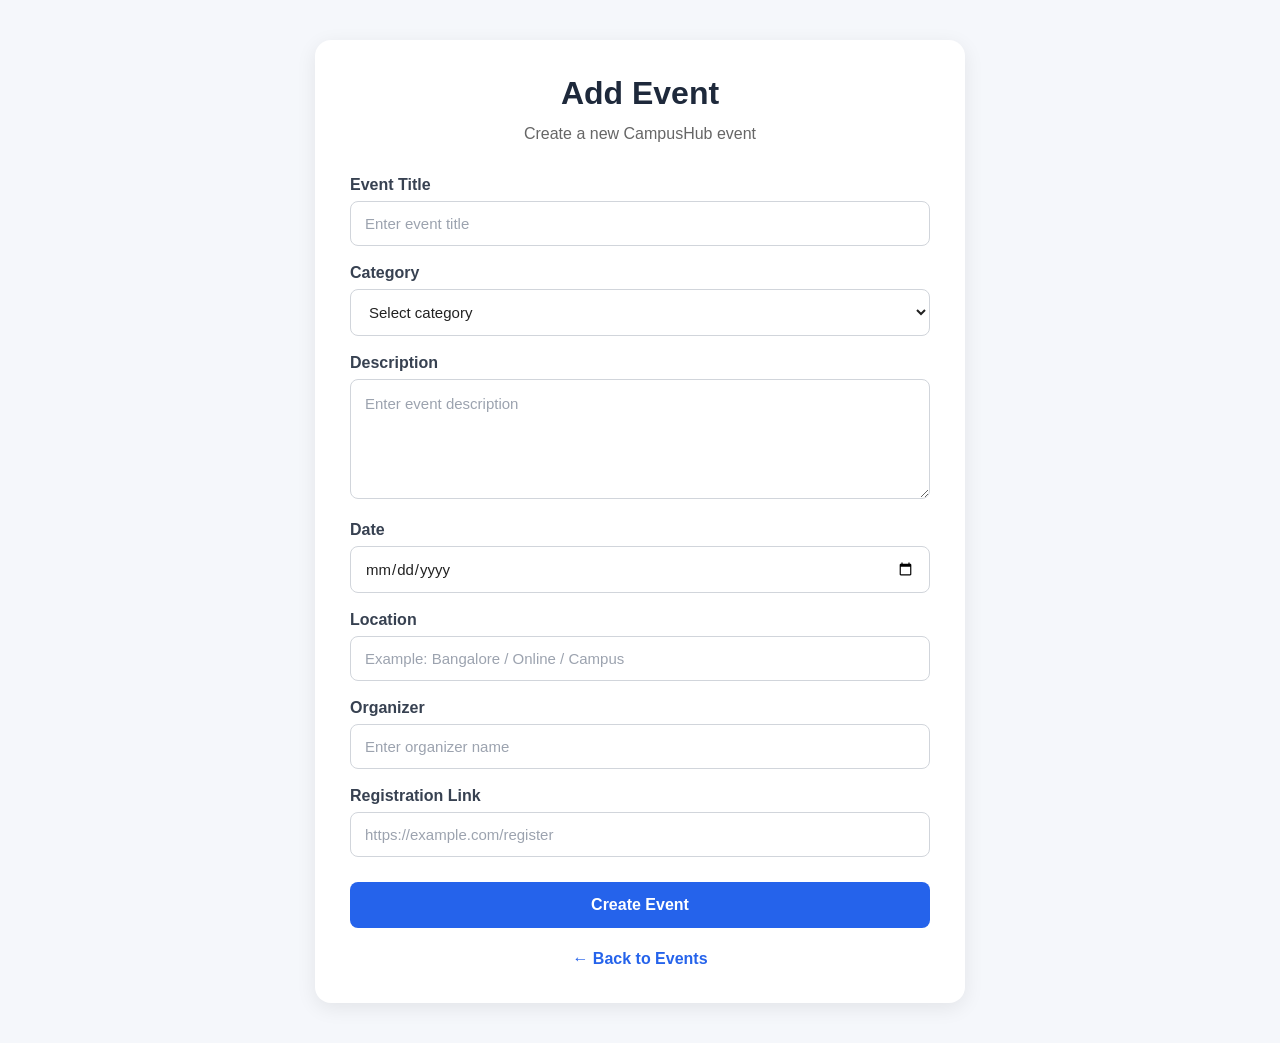
<file: add-event.html>
<!DOCTYPE html>
<html lang="en">

<head>

    <meta charset="UTF-8">

    <meta name="viewport" content="width=device-width, initial-scale=1.0">

    <title>CampusHub - Add Event</title>


    <style>

        * {
            margin: 0;
            padding: 0;
            box-sizing: border-box;
            font-family: Arial, sans-serif;
        }


        body {
            background: #f5f7fb;
            color: #222;
            padding: 40px 20px;
        }


        .container {
            max-width: 650px;
            margin: auto;
            background: white;
            padding: 35px;
            border-radius: 16px;
            box-shadow: 0 5px 20px rgba(0, 0, 0, 0.08);
        }


        h1 {
            text-align: center;
            margin-bottom: 10px;
            color: #1e293b;
        }


        .subtitle {
            text-align: center;
            color: #666;
            margin-bottom: 30px;
            line-height: 1.5;
        }


        label {
            display: block;
            margin-top: 18px;
            margin-bottom: 7px;
            font-weight: bold;
            color: #374151;
        }


        input,
        textarea,
        select {
            width: 100%;
            padding: 13px 14px;
            border: 1px solid #d1d5db;
            border-radius: 8px;
            font-size: 15px;
            background: white;
            color: #222;

            transition:
                border-color 0.2s ease,
                box-shadow 0.2s ease,
                background 0.2s ease;
        }


        input:hover,
        textarea:hover,
        select:hover {
            border-color: #93c5fd;
        }


        input:focus,
        textarea:focus,
        select:focus {
            outline: none;
            border-color: #2563eb;
            box-shadow: 0 0 0 3px rgba(37, 99, 235, 0.12);
        }


        input::placeholder,
        textarea::placeholder {
            color: #9ca3af;
        }


        textarea {
            min-height: 120px;
            resize: vertical;
            line-height: 1.5;
        }


        select {
            cursor: pointer;
        }


        .create-btn {
            width: 100%;
            margin-top: 25px;
            padding: 14px;

            border: none;
            border-radius: 8px;

            background: #2563eb;
            color: white;

            font-size: 16px;
            font-weight: bold;

            cursor: pointer;

            transition:
                background 0.2s ease,
                transform 0.1s ease,
                box-shadow 0.2s ease;
        }


        .create-btn:hover {
            background: #1d4ed8;
            box-shadow: 0 5px 14px rgba(37, 99, 235, 0.25);
        }


        .create-btn:active {
            transform: scale(0.98);
        }


        .create-btn:disabled {
            background: #93c5fd;
            cursor: not-allowed;
            box-shadow: none;
            transform: none;
        }


        #message {
            margin-top: 20px;
            padding: 13px 15px;

            border-radius: 8px;

            text-align: center;
            font-weight: bold;
            line-height: 1.4;

            display: none;
        }


        #message.success {
            background: #dcfce7;
            color: #166534;
            border: 1px solid #bbf7d0;
        }


        #message.error {
            background: #fee2e2;
            color: #991b1b;
            border: 1px solid #fecaca;
        }


        .back {
            display: block;
            text-align: center;
            margin-top: 22px;

            text-decoration: none;
            color: #2563eb;
            font-weight: bold;

            transition: color 0.2s ease;
        }


        .back:hover {
            color: #1d4ed8;
        }


        @media (max-width: 600px) {

            body {
                padding: 20px 15px;
            }


            .container {
                padding: 25px 20px;
                border-radius: 12px;
            }


            h1 {
                font-size: 25px;
            }


            .subtitle {
                margin-bottom: 25px;
            }


            input,
            textarea,
            select {
                font-size: 16px;
            }


            .create-btn {
                padding: 15px;
            }

        }

    </style>

</head>


<body>


    <div class="container">


        <h1>
            Add Event
        </h1>


        <p class="subtitle">
            Create a new CampusHub event
        </p>


        <form id="eventForm">


            <!-- EVENT TITLE -->

            <label for="title">
                Event Title
            </label>

            <input
                type="text"
                id="title"
                placeholder="Enter event title"
                required
            >


            <!-- CATEGORY -->

            <label for="category">
                Category
            </label>

            <select
                id="category"
                required
            >

                <option value="">
                    Select category
                </option>

                <option value="Technical">
                    Technical
                </option>

                <option value="Competition">
                    Competition
                </option>

                <option value="Seminar">
                    Seminar
                </option>

                <option value="Workshop">
                    Workshop
                </option>

            </select>


            <!-- DESCRIPTION -->

            <label for="description">
                Description
            </label>

            <textarea
                id="description"
                placeholder="Enter event description"
                required
            ></textarea>


            <!-- DATE -->

            <label for="date">
                Date
            </label>

            <input
                type="date"
                id="date"
                required
            >


            <!-- LOCATION -->

            <label for="location">
                Location
            </label>

            <input
                type="text"
                id="location"
                placeholder="Example: Bangalore / Online / Campus"
                required
            >


            <!-- ORGANIZER -->

            <label for="organizer">
                Organizer
            </label>

            <input
                type="text"
                id="organizer"
                placeholder="Enter organizer name"
                required
            >


            <!-- REGISTRATION LINK -->

            <label for="registration_link">
                Registration Link
            </label>

            <input
                type="url"
                id="registration_link"
                placeholder="https://example.com/register"
            >


            <!-- CREATE BUTTON -->

            <button
                type="submit"
                class="create-btn"
                id="createButton"
            >
                Create Event
            </button>


        </form>


        <div
            id="message"
            role="alert"
        ></div>


        <a
            href="events.html"
            class="back"
        >
            ← Back to Events
        </a>


    </div>


    <script>


        const eventForm =
            document.getElementById("eventForm");


        const message =
            document.getElementById("message");


        const createButton =
            document.getElementById("createButton");


        // ==================================================
        // CREATE EVENT
        // ==================================================

        eventForm.addEventListener(
            "submit",
            async function(event) {

                event.preventDefault();


                const eventData = {

                    title:
                        document
                            .getElementById("title")
                            .value
                            .trim(),

                    category:
                        document
                            .getElementById("category")
                            .value,

                    description:
                        document
                            .getElementById("description")
                            .value
                            .trim(),

                    date:
                        document
                            .getElementById("date")
                            .value,

                    location:
                        document
                            .getElementById("location")
                            .value
                            .trim(),

                    organizer:
                        document
                            .getElementById("organizer")
                            .value
                            .trim(),

                    registration_link:
                        document
                            .getElementById("registration_link")
                            .value
                            .trim()

                };


                // Disable button while submitting

                createButton.disabled = true;

                createButton.textContent =
                    "Creating Event...";


                try {

                    const response =
                        await fetch(
                            "http://127.0.0.1:5000/api/events",
                            {
                                method: "POST",

                                headers: {
                                    "Content-Type":
                                        "application/json"
                                },

                                body:
                                    JSON.stringify(eventData)
                            }
                        );


                    const data =
                        await response.json();


                    if (
                        !response.ok ||
                        !data.success
                    ) {

                        showMessage(
                            data.message ||
                            "Failed to create event.",
                            "error"
                        );


                        createButton.disabled =
                            false;

                        createButton.textContent =
                            "Create Event";

                        return;
                    }


                    // Success

                    showMessage(
                        "Event created successfully!",
                        "success"
                    );


                    eventForm.reset();


                    createButton.disabled =
                        false;

                    createButton.textContent =
                        "Create Event";


                } catch (error) {

                    console.error(error);


                    showMessage(
                        "Cannot connect to the server. Make sure Flask is running.",
                        "error"
                    );


                    createButton.disabled =
                        false;

                    createButton.textContent =
                        "Create Event";

                }

            }
        );


        // ==================================================
        // MESSAGE
        // ==================================================

        function showMessage(text, type) {

            message.textContent =
                text;


            message.className =
                type;


            message.style.display =
                "block";


            clearTimeout(
                message.hideTimer
            );


            message.hideTimer =
                setTimeout(
                    function() {

                        message.style.display =
                            "none";

                    },
                    3000
                );

        }


    </script>


</body>

</html>
</file>
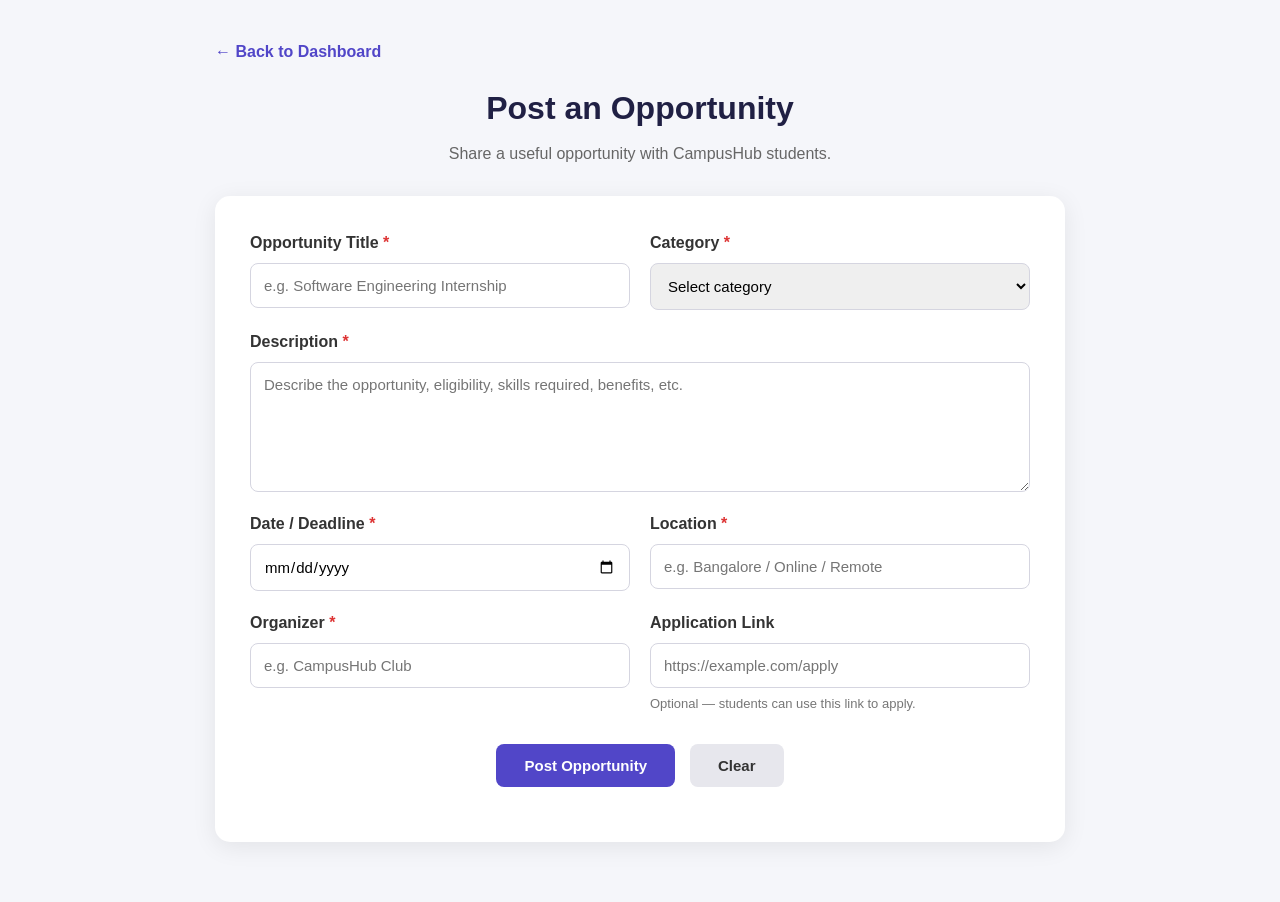
<file: add-opportunity.html>
<!DOCTYPE html>
<html lang="en">
<head>
    <meta charset="UTF-8">
    <meta name="viewport" content="width=device-width, initial-scale=1.0">

    <title>Post Opportunity | CampusHub</title>

    <link rel="stylesheet" href="style.css">

    <style>
        .add-opportunity-page {
            min-height: 100vh;
            background: #f5f6fa;
            padding: 40px 20px 60px;
        }

        .add-opportunity-container {
            max-width: 850px;
            margin: auto;
        }

        .add-opportunity-back {
            display: inline-block;
            margin-bottom: 20px;
            color: #5146c8;
            text-decoration: none;
            font-weight: 600;
        }

        .add-opportunity-heading {
            text-align: center;
            margin-bottom: 30px;
        }

        .add-opportunity-heading h1 {
            color: #202044;
            margin-bottom: 10px;
        }

        .add-opportunity-heading p {
            color: #666;
        }

        .opportunity-form-card {
            background: white;
            padding: 35px;
            border-radius: 15px;
            box-shadow: 0 5px 25px rgba(0, 0, 0, 0.08);
        }

        .form-row {
            display: grid;
            grid-template-columns: 1fr 1fr;
            gap: 20px;
            margin-bottom: 20px;
        }

        .form-group {
            display: flex;
            flex-direction: column;
        }

        .form-group.full-width {
            grid-column: 1 / -1;
        }

        .form-group label {
            font-weight: 600;
            color: #333;
            margin-bottom: 8px;
        }

        .form-group input,
        .form-group select,
        .form-group textarea {
            width: 100%;
            box-sizing: border-box;
            padding: 13px;
            border: 1px solid #d5d5e0;
            border-radius: 8px;
            font-size: 15px;
            font-family: inherit;
            outline: none;
        }

        .form-group input:focus,
        .form-group select:focus,
        .form-group textarea:focus {
            border-color: #5146c8;
        }

        .form-group textarea {
            min-height: 130px;
            resize: vertical;
        }

        .required {
            color: #d33;
        }

        .form-note {
            color: #777;
            font-size: 13px;
            margin-top: 6px;
        }

        .form-actions {
            display: flex;
            justify-content: center;
            gap: 15px;
            margin-top: 30px;
        }

        .form-btn {
            padding: 13px 28px;
            border: none;
            border-radius: 8px;
            cursor: pointer;
            font-size: 15px;
            font-weight: 600;
        }

        .post-btn {
            background: #5146c8;
            color: white;
        }

        .clear-btn {
            background: #e7e7ed;
            color: #333;
        }

        .form-message {
            text-align: center;
            margin-top: 20px;
            font-weight: 600;
        }

        .success-message {
            color: #16834a;
        }

        .error-message {
            color: #d33;
        }

        @media (max-width: 650px) {
            .form-row {
                grid-template-columns: 1fr;
            }

            .form-group.full-width {
                grid-column: auto;
            }

            .opportunity-form-card {
                padding: 22px;
            }

            .form-actions {
                flex-direction: column;
            }

            .form-btn {
                width: 100%;
            }
        }
    </style>
</head>

<body>

    <main class="add-opportunity-page">

        <div class="add-opportunity-container">

            <a href="dashboard.html" class="add-opportunity-back">
                ← Back to Dashboard
            </a>

            <div class="add-opportunity-heading">
                <h1>Post an Opportunity</h1>
                <p>Share a useful opportunity with CampusHub students.</p>
            </div>

            <section class="opportunity-form-card">

                <form id="opportunityForm">

                    <!-- Row 1 -->
                    <div class="form-row">

                        <div class="form-group">
                            <label for="title">
                                Opportunity Title <span class="required">*</span>
                            </label>

                            <input
                                type="text"
                                id="title"
                                placeholder="e.g. Software Engineering Internship"
                                required
                            >
                        </div>

                        <div class="form-group">
                            <label for="category">
                                Category <span class="required">*</span>
                            </label>

                            <select id="category" required>
                                <option value="">Select category</option>
                                <option value="Internship">Internship</option>
                                <option value="Hackathon">Hackathon</option>
                                <option value="Workshop">Workshop</option>
                                <option value="Webinar">Webinar</option>
                                <option value="Competition">Competition</option>
                                <option value="Scholarship">Scholarship</option>
                                <option value="Job">Job</option>
                                <option value="Other">Other</option>
                            </select>
                        </div>

                    </div>

                    <!-- Description -->
                    <div class="form-row">

                        <div class="form-group full-width">
                            <label for="description">
                                Description <span class="required">*</span>
                            </label>

                            <textarea
                                id="description"
                                placeholder="Describe the opportunity, eligibility, skills required, benefits, etc."
                                required
                            ></textarea>
                        </div>

                    </div>

                    <!-- Row 2 -->
                    <div class="form-row">

                        <div class="form-group">
                            <label for="date">
                                Date / Deadline <span class="required">*</span>
                            </label>

                            <input
                                type="date"
                                id="date"
                                required
                            >
                        </div>

                        <div class="form-group">
                            <label for="location">
                                Location <span class="required">*</span>
                            </label>

                            <input
                                type="text"
                                id="location"
                                placeholder="e.g. Bangalore / Online / Remote"
                                required
                            >
                        </div>

                    </div>

                    <!-- Row 3 -->
                    <div class="form-row">

                        <div class="form-group">
                            <label for="organizer">
                                Organizer <span class="required">*</span>
                            </label>

                            <input
                                type="text"
                                id="organizer"
                                placeholder="e.g. CampusHub Club"
                                required
                            >
                        </div>

                        <div class="form-group">
                            <label for="applicationLink">
                                Application Link
                            </label>

                            <input
                                type="url"
                                id="applicationLink"
                                placeholder="https://example.com/apply"
                            >

                            <span class="form-note">
                                Optional — students can use this link to apply.
                            </span>
                        </div>

                    </div>

                    <!-- Buttons -->
                    <div class="form-actions">

                        <button
                            type="submit"
                            class="form-btn post-btn"
                        >
                            Post Opportunity
                        </button>

                        <button
                            type="reset"
                            class="form-btn clear-btn"
                            id="clearBtn"
                        >
                            Clear
                        </button>

                    </div>

                    <p
                        id="formMessage"
                        class="form-message"
                        aria-live="polite"
                    ></p>

                </form>

            </section>

        </div>

    </main>


    <script>

        const opportunityForm =
            document.getElementById("opportunityForm");

        const formMessage =
            document.getElementById("formMessage");

        opportunityForm.addEventListener("submit", function(event) {

            event.preventDefault();

            const title =
                document.getElementById("title").value.trim();

            const category =
                document.getElementById("category").value;

            const description =
                document.getElementById("description").value.trim();

            const date =
                document.getElementById("date").value;

            const location =
                document.getElementById("location").value.trim();

            const organizer =
                document.getElementById("organizer").value.trim();

            const applicationLink =
                document.getElementById("applicationLink").value.trim();


            // Create opportunity object

            const newOpportunity = {

                id: Date.now(),

                title: title,

                category: category,

                description: description,

                date: date,

                location: location,

                organizer: organizer,

                applicationLink: applicationLink

            };


            // Get existing opportunities

            const existingOpportunities =
                JSON.parse(
                    localStorage.getItem("campusHubOpportunities") || "[]"
                );


            // Add new opportunity

            existingOpportunities.push(newOpportunity);


            // Save updated opportunities

            localStorage.setItem(
                "campusHubOpportunities",
                JSON.stringify(existingOpportunities)
            );


            // Show success message

            formMessage.textContent =
                "Opportunity posted successfully!";

            formMessage.className =
                "form-message success-message";


            // Clear form

            opportunityForm.reset();

        });


        // Clear button

        document.getElementById("clearBtn")
            .addEventListener("click", function() {

                formMessage.textContent = "";

                formMessage.className = "form-message";

            });

    </script>

</body>
</html>
</file>
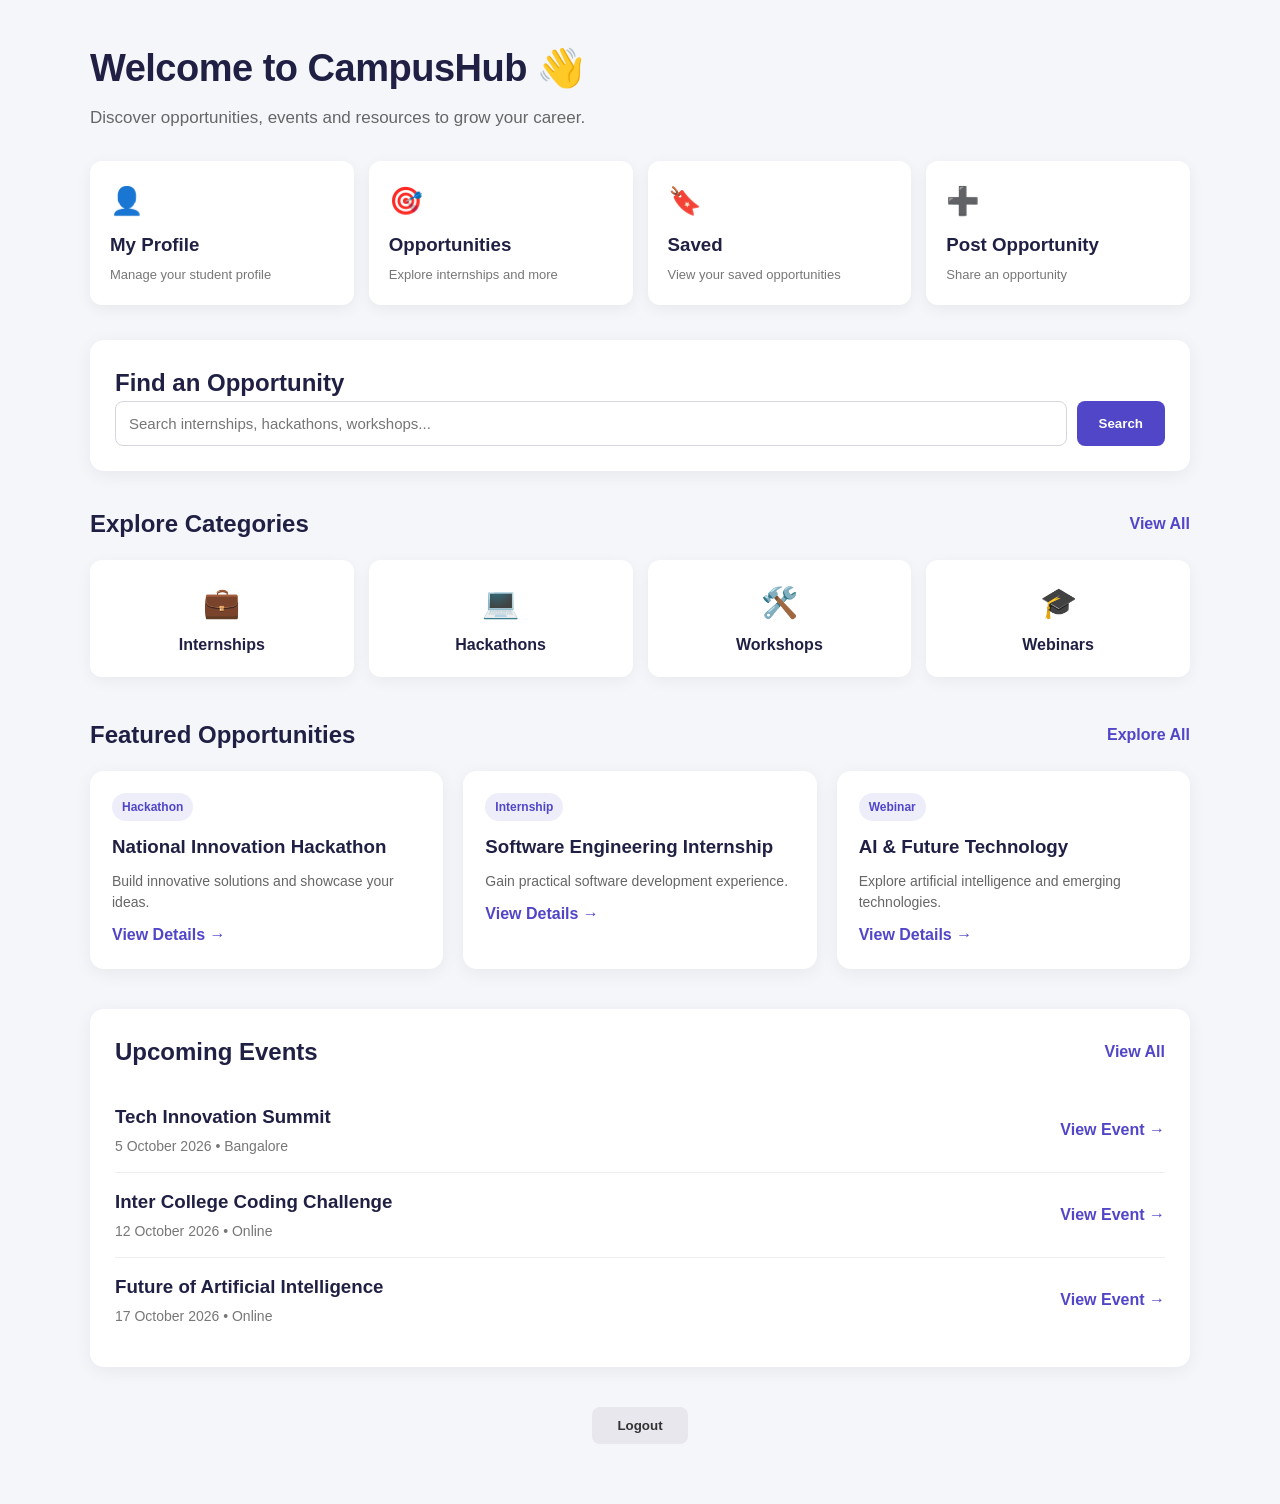
<file: dashboard.html>
<!DOCTYPE html>
<html lang="en">

<head>
    <meta charset="UTF-8">
    <meta name="viewport" content="width=device-width, initial-scale=1.0">

    <title>Dashboard | CampusHub</title>

    <link rel="stylesheet" href="style.css">

    <style>
        .dashboard-page {
            min-height: 100vh;
            background: #f5f6fa;
            padding: 40px 20px 60px;
        }

        .dashboard-container {
            max-width: 1100px;
            margin: auto;
        }

        .dashboard-header {
            margin-bottom: 30px;
        }

        .dashboard-header h1 {
            color: #202044;
            margin-bottom: 8px;
        }

        .dashboard-header p {
            color: #666;
        }

        .dashboard-actions {
            display: grid;
            grid-template-columns: repeat(4, 1fr);
            gap: 15px;
            margin-bottom: 35px;
        }

        .dashboard-action {
            background: white;
            padding: 20px;
            border-radius: 12px;
            text-decoration: none;
            color: #202044;
            box-shadow: 0 4px 15px rgba(0, 0, 0, 0.06);
            transition: transform 0.2s;
        }

        .dashboard-action:hover {
            transform: translateY(-3px);
        }

        .dashboard-action .action-icon {
            font-size: 27px;
            margin-bottom: 10px;
        }

        .dashboard-action h3 {
            margin: 0 0 6px;
        }

        .dashboard-action p {
            margin: 0;
            color: #777;
            font-size: 13px;
        }

        .search-section {
            background: white;
            padding: 25px;
            border-radius: 14px;
            box-shadow: 0 4px 18px rgba(0, 0, 0, 0.06);
            margin-bottom: 35px;
        }

        .search-section h2 {
            color: #202044;
            margin-top: 0;
        }

        .dashboard-search {
            display: flex;
            gap: 10px;
        }

        .dashboard-search input {
            flex: 1;
            padding: 13px;
            border: 1px solid #d5d5e0;
            border-radius: 8px;
            font-size: 15px;
            outline: none;
        }

        .dashboard-search input:focus {
            border-color: #5146c8;
        }

        .dashboard-search button {
            border: none;
            padding: 13px 22px;
            background: #5146c8;
            color: white;
            border-radius: 8px;
            cursor: pointer;
            font-weight: 600;
        }

        .section-heading {
            display: flex;
            justify-content: space-between;
            align-items: center;
            margin-bottom: 18px;
        }

        .section-heading h2 {
            color: #202044;
            margin: 0;
        }

        .section-heading a {
            color: #5146c8;
            text-decoration: none;
            font-weight: 600;
        }

        .category-grid {
            display: grid;
            grid-template-columns: repeat(4, 1fr);
            gap: 15px;
            margin-bottom: 40px;
        }

        .category-card {
            background: white;
            padding: 20px;
            border-radius: 12px;
            text-align: center;
            cursor: pointer;
            box-shadow: 0 4px 15px rgba(0, 0, 0, 0.05);
            text-decoration: none;
            color: #202044;
        }

        .category-card:hover {
            background: #eeeefb;
        }

        .category-card .category-icon {
            font-size: 30px;
            margin-bottom: 8px;
        }

        .category-card h3 {
            margin: 0;
            font-size: 16px;
        }

        .featured-grid {
            display: grid;
            grid-template-columns: repeat(3, 1fr);
            gap: 20px;
            margin-bottom: 40px;
        }

        .featured-card {
            background: white;
            padding: 22px;
            border-radius: 14px;
            box-shadow: 0 4px 18px rgba(0, 0, 0, 0.06);
        }

        .featured-card span {
            display: inline-block;
            background: #eeeefb;
            color: #5146c8;
            padding: 5px 10px;
            border-radius: 15px;
            font-size: 12px;
            font-weight: 700;
            margin-bottom: 12px;
        }

        .featured-card h3 {
            color: #202044;
            margin: 0 0 10px;
        }

        .featured-card p {
            color: #666;
            line-height: 1.5;
            font-size: 14px;
        }

        .featured-card a {
            display: inline-block;
            margin-top: 10px;
            color: #5146c8;
            text-decoration: none;
            font-weight: 600;
        }

        .events-section {
            background: white;
            padding: 25px;
            border-radius: 14px;
            box-shadow: 0 4px 18px rgba(0, 0, 0, 0.06);
        }

        .event-item {
            display: flex;
            justify-content: space-between;
            align-items: center;
            padding: 15px 0;
            border-bottom: 1px solid #eee;
            gap: 15px;
        }

        .event-item:last-child {
            border-bottom: none;
        }

        .event-info h3 {
            margin: 0 0 5px;
            color: #202044;
        }

        .event-info p {
            margin: 0;
            color: #777;
            font-size: 14px;
        }

        .event-item a {
            color: #5146c8;
            text-decoration: none;
            font-weight: 600;
            white-space: nowrap;
        }

        .logout-section {
            text-align: center;
            margin-top: 40px;
        }

        .logout-btn {
            border: none;
            background: #e7e7ed;
            color: #333;
            padding: 11px 25px;
            border-radius: 8px;
            cursor: pointer;
            font-weight: 600;
        }

        @media (max-width: 900px) {
            .dashboard-actions {
                grid-template-columns: repeat(2, 1fr);
            }

            .category-grid {
                grid-template-columns: repeat(2, 1fr);
            }

            .featured-grid {
                grid-template-columns: 1fr;
            }
        }

        @media (max-width: 600px) {
            .dashboard-actions {
                grid-template-columns: 1fr;
            }

            .category-grid {
                grid-template-columns: 1fr;
            }

            .dashboard-search {
                flex-direction: column;
            }

            .dashboard-search button {
                width: 100%;
            }

            .event-item {
                flex-direction: column;
                align-items: flex-start;
            }
        }
    </style>
</head>


<body>

    <main class="dashboard-page">

        <div class="dashboard-container">

            <!-- Header -->

            <div class="dashboard-header">

                <h1>Welcome to CampusHub 👋</h1>

                <p>
                    Discover opportunities, events and
                    resources to grow your career.
                </p>

            </div>


            <!-- Main Actions -->

            <div class="dashboard-actions">

                <a href="profile.html" class="dashboard-action">

                    <div class="action-icon">👤</div>

                    <h3>My Profile</h3>

                    <p>
                        Manage your student profile
                    </p>

                </a>


                <a href="opportunities.html" class="dashboard-action">

                    <div class="action-icon">🎯</div>

                    <h3>Opportunities</h3>

                    <p>
                        Explore internships and more
                    </p>

                </a>


                <a href="saved.html" class="dashboard-action">

                    <div class="action-icon">🔖</div>

                    <h3>Saved</h3>

                    <p>
                        View your saved opportunities
                    </p>

                </a>


                <a href="add-opportunity.html" class="dashboard-action">

                    <div class="action-icon">➕</div>

                    <h3>Post Opportunity</h3>

                    <p>
                        Share an opportunity
                    </p>

                </a>

            </div>


            <!-- Search -->

            <section class="search-section">

                <h2>Find an Opportunity</h2>

                <div class="dashboard-search">

                    <input
                        type="text"
                        id="dashboardSearch"
                        placeholder="Search internships, hackathons, workshops..."
                    >

                    <button id="searchButton">
                        Search
                    </button>

                </div>

            </section>


            <!-- Categories -->

            <div class="section-heading">

                <h2>Explore Categories</h2>

                <a href="opportunities.html">
                    View All
                </a>

            </div>


            <div class="category-grid">

                <a
                    href="opportunities.html?category=Internship"
                    class="category-card">

                    <div class="category-icon">💼</div>

                    <h3>Internships</h3>

                </a>


                <a
                    href="opportunities.html?category=Hackathon"
                    class="category-card">

                    <div class="category-icon">💻</div>

                    <h3>Hackathons</h3>

                </a>


                <a
                    href="opportunities.html?category=Workshop"
                    class="category-card">

                    <div class="category-icon">🛠️</div>

                    <h3>Workshops</h3>

                </a>


                <a
                    href="opportunities.html?category=Webinar"
                    class="category-card">

                    <div class="category-icon">🎓</div>

                    <h3>Webinars</h3>

                </a>

            </div>


            <!-- Featured Opportunities -->

            <div class="section-heading">

                <h2>Featured Opportunities</h2>

                <a href="opportunities.html">
                    Explore All
                </a>

            </div>


            <div class="featured-grid">

                <div class="featured-card">

                    <span>Hackathon</span>

                    <h3>
                        National Innovation Hackathon
                    </h3>

                    <p>
                        Build innovative solutions and
                        showcase your ideas.
                    </p>

                    <a
                        href="opportunity-details.html?title=National%20Innovation%20Hackathon">
                        View Details →
                    </a>

                </div>


                <div class="featured-card">

                    <span>Internship</span>

                    <h3>
                        Software Engineering Internship
                    </h3>

                    <p>
                        Gain practical software development
                        experience.
                    </p>

                    <a
                        href="opportunity-details.html?title=Software%20Engineering%20Internship">
                        View Details →
                    </a>

                </div>


                <div class="featured-card">

                    <span>Webinar</span>

                    <h3>
                        AI & Future Technology
                    </h3>

                    <p>
                        Explore artificial intelligence and
                        emerging technologies.
                    </p>

                    <a
                        href="opportunity-details.html?title=AI%20%26%20Future%20Technology">
                        View Details →
                    </a>

                </div>

            </div>


            <!-- Events -->

            <section class="events-section">

                <div class="section-heading">

                    <h2>Upcoming Events</h2>

                    <a href="events.html">
                        View All
                    </a>

                </div>


                <div class="event-item">

                    <div class="event-info">

                        <h3>
                            Tech Innovation Summit
                        </h3>

                        <p>
                            5 October 2026 • Bangalore
                        </p>

                    </div>

                    <a href="events.html">
                        View Event →
                    </a>

                </div>


                <div class="event-item">

                    <div class="event-info">

                        <h3>
                            Inter College Coding Challenge
                        </h3>

                        <p>
                            12 October 2026 • Online
                        </p>

                    </div>

                    <a href="events.html">
                        View Event →
                    </a>

                </div>


                <div class="event-item">

                    <div class="event-info">

                        <h3>
                            Future of Artificial Intelligence
                        </h3>

                        <p>
                            17 October 2026 • Online
                        </p>

                    </div>

                    <a href="events.html">
                        View Event →
                    </a>

                </div>

            </section>


            <!-- Logout -->

            <div class="logout-section">

                <button
                    class="logout-btn"
                    id="logoutBtn">
                    Logout
                </button>

            </div>

        </div>

    </main>


    <script>

        /*
         * Dashboard search
         */

        const searchInput =
            document.getElementById("dashboardSearch");

        const searchButton =
            document.getElementById("searchButton");


        function performSearch() {

            const searchText =
                searchInput.value.trim();


            if (searchText === "") {

                window.location.href =
                    "opportunities.html";

                return;

            }


            window.location.href =
                "opportunities.html?search=" +
                encodeURIComponent(searchText);

        }


        searchButton.addEventListener(
            "click",
            performSearch
        );


        searchInput.addEventListener(
            "keydown",
            function(event) {

                if (event.key === "Enter") {

                    performSearch();

                }

            }
        );


        /*
         * Logout
         */

        document
            .getElementById("logoutBtn")
            .addEventListener("click", function() {

                const confirmLogout =
                    confirm(
                        "Are you sure you want to logout?"
                    );


                if (confirmLogout) {

                    window.location.href =
                        "index.html";

                }

            });

    </script>

</body>

</html>
</file>
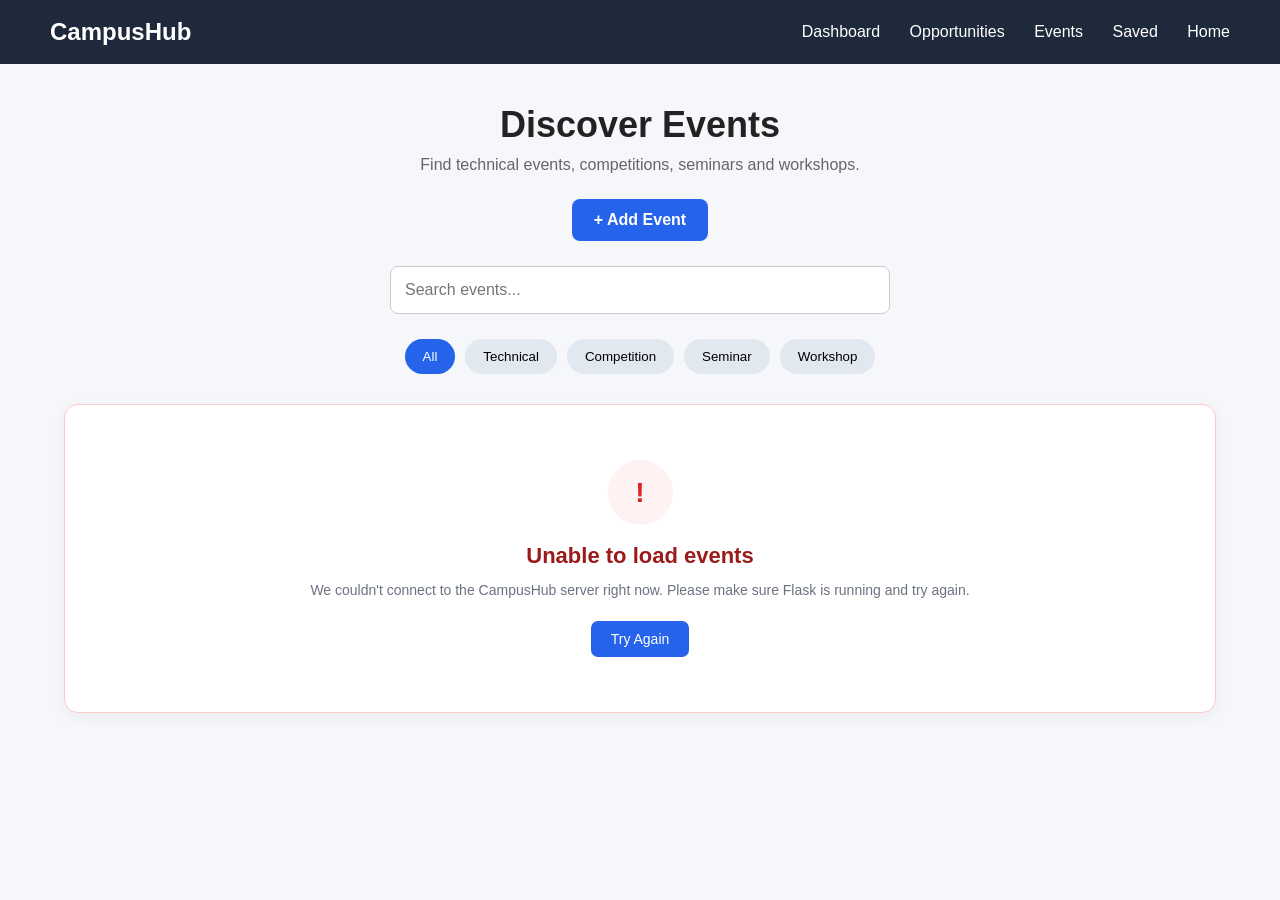
<file: events.html>
<!DOCTYPE html>
<html lang="en">

<head>

    <meta charset="UTF-8">

    <meta name="viewport"
          content="width=device-width, initial-scale=1.0">

    <title>CampusHub - Events</title>


    <style>

        * {
            margin: 0;
            padding: 0;
            box-sizing: border-box;
            font-family: Arial, sans-serif;
        }


        body {
            background: #f5f7fb;
            color: #222;
        }


        nav {
            background: #1e293b;
            color: white;
            padding: 18px 50px;
            display: flex;
            justify-content: space-between;
            align-items: center;
        }


        nav h2 {
            font-size: 24px;
        }


        nav a {
            color: white;
            text-decoration: none;
            margin-left: 25px;
            transition: 0.2s;
        }


        nav a:hover {
            color: #38bdf8;
        }


        .container {
            width: 90%;
            max-width: 1200px;
            margin: 40px auto;
        }


        .header {
            text-align: center;
            margin-bottom: 25px;
        }


        .header h1 {
            font-size: 36px;
            margin-bottom: 10px;
        }


        .header p {
            color: #666;
        }


        .add-event-section {
            text-align: center;
            margin-bottom: 25px;
        }


        .add-event-btn {
            display: inline-block;
            padding: 12px 22px;
            background: #2563eb;
            color: white;
            text-decoration: none;
            border-radius: 8px;
            font-weight: bold;
            transition: 0.2s;
        }


        .add-event-btn:hover {
            background: #1d4ed8;
            transform: translateY(-1px);
        }


        .search-box {
            display: flex;
            justify-content: center;
            margin-bottom: 25px;
        }


        .search-box input {
            width: 500px;
            padding: 14px;
            border: 1px solid #ccc;
            border-radius: 8px;
            font-size: 16px;
            outline: none;
        }


        .search-box input:focus {
            border-color: #2563eb;
            box-shadow: 0 0 0 3px rgba(37, 99, 235, 0.1);
        }


        .filters {
            display: flex;
            justify-content: center;
            gap: 10px;
            margin-bottom: 30px;
            flex-wrap: wrap;
        }


        .filter-btn {
            padding: 10px 18px;
            border: none;
            border-radius: 20px;
            background: #e2e8f0;
            cursor: pointer;
            transition: 0.2s;
        }


        .filter-btn:hover {
            background: #cbd5e1;
        }


        .filter-btn.active {
            background: #2563eb;
            color: white;
        }


        .events-grid {
            display: grid;
            grid-template-columns:
                repeat(auto-fit, minmax(300px, 1fr));
            gap: 25px;
        }


        .event-card {
            background: white;
            padding: 25px;
            border-radius: 12px;
            box-shadow:
                0 4px 15px rgba(0, 0, 0, 0.08);

            transition: 0.3s;
        }


        .event-card:hover {
            transform: translateY(-5px);

            box-shadow:
                0 8px 22px rgba(0, 0, 0, 0.12);
        }


        .event-card h3 {
            margin-bottom: 10px;
            color: #1e293b;
        }


        .category {
            display: inline-block;
            background: #dbeafe;
            color: #1d4ed8;
            padding: 5px 10px;
            border-radius: 15px;
            font-size: 13px;
            margin-bottom: 15px;
        }


        .event-card p {
            margin: 8px 0;
            color: #555;
            line-height: 1.5;
        }


        .event-card button {
            margin-top: 15px;
            padding: 10px 18px;
            border: none;
            border-radius: 7px;
            background: #2563eb;
            color: white;
            cursor: pointer;
            transition: 0.2s;
        }


        .event-card button:hover {
            background: #1d4ed8;
        }


        /* =========================================
           LOADING STATE
        ========================================= */

        .loading {
            text-align: center;

            font-size: 16px;

            color: #2563eb;

            padding: 60px 25px;

            grid-column: 1 / -1;

            background: white;

            border-radius: 14px;

            border: 1px solid #e5e7eb;

            box-shadow:
                0 4px 15px rgba(0, 0, 0, 0.05);
        }


        .loading-icon {
            width: 55px;
            height: 55px;

            margin: 0 auto 15px;

            border-radius: 50%;

            background: #eff6ff;

            display: flex;

            align-items: center;

            justify-content: center;

            font-size: 25px;
        }


        /* =========================================
           PROFESSIONAL EMPTY STATE
        ========================================= */

        .no-events {
            text-align: center;

            padding: 60px 25px;

            color: #666;

            grid-column: 1 / -1;

            background: white;

            border-radius: 14px;

            border: 1px solid #e5e7eb;

            box-shadow:
                0 4px 15px rgba(0, 0, 0, 0.05);
        }


        .empty-icon {
            width: 65px;
            height: 65px;

            margin: 0 auto 18px;

            border-radius: 50%;

            background: #eff6ff;

            display: flex;

            align-items: center;

            justify-content: center;

            font-size: 28px;
        }


        .no-events h3 {
            color: #1f2937;

            font-size: 22px;

            margin-bottom: 10px;
        }


        .no-events p {
            color: #6b7280;

            font-size: 14px;

            line-height: 1.6;

            max-width: 500px;

            margin: 0 auto;
        }


        .view-all-btn {
            display: inline-block;

            margin-top: 20px;

            padding: 10px 18px;

            background: #2563eb;

            color: white;

            text-decoration: none;

            border-radius: 7px;

            font-size: 14px;

            transition: 0.2s;
        }


        .view-all-btn:hover {
            background: #1d4ed8;
        }


        /* =========================================
           ERROR STATE
        ========================================= */

        .error {
            text-align: center;

            color: #991b1b;

            padding: 55px 25px;

            grid-column: 1 / -1;

            background: white;

            border: 1px solid #fecaca;

            border-radius: 14px;

            box-shadow:
                0 4px 15px rgba(0, 0, 0, 0.05);
        }


        .error-icon {
            width: 65px;
            height: 65px;

            margin: 0 auto 18px;

            border-radius: 50%;

            background: #fef2f2;

            color: #dc2626;

            display: flex;

            align-items: center;

            justify-content: center;

            font-size: 28px;

            font-weight: bold;
        }


        .error h3 {
            color: #991b1b;

            font-size: 22px;

            margin-bottom: 10px;
        }


        .error p {
            color: #6b7280;

            font-size: 14px;

            line-height: 1.6;

            margin-bottom: 20px;
        }


        .retry-btn {
            padding: 10px 20px;

            border: none;

            border-radius: 7px;

            background: #2563eb;

            color: white;

            cursor: pointer;

            font-size: 14px;

            transition: 0.2s;
        }


        .retry-btn:hover {
            background: #1d4ed8;
        }


        @media (max-width: 600px) {

            nav {
                flex-direction: column;
                gap: 12px;
                padding: 18px 20px;
            }


            nav a {
                margin-left: 8px;
                margin-right: 8px;
            }


            .container {
                width: 92%;
            }


            .header h1 {
                font-size: 28px;
            }


            .search-box input {
                width: 100%;
            }


            .events-grid {
                grid-template-columns: 1fr;
            }


            .no-events,
            .error,
            .loading {
                padding: 40px 18px;
            }

        }

    </style>

</head>


<body>


    <!-- NAVIGATION -->

    <nav>

        <h2>CampusHub</h2>

        <div>

            <a href="dashboard.html">
                Dashboard
            </a>

            <a href="opportunities.html">
                Opportunities
            </a>

            <a href="events.html">
                Events
            </a>

            <a href="saved.html">
                Saved
            </a>

            <a href="index.html">
                Home
            </a>

        </div>

    </nav>


    <div class="container">


        <!-- HEADER -->

        <div class="header">

            <h1>
                Discover Events
            </h1>

            <p>
                Find technical events, competitions,
                seminars and workshops.
            </p>

        </div>


        <!-- ADD EVENT -->

        <div class="add-event-section">

            <a
                href="add-event.html"
                class="add-event-btn"
            >
                + Add Event
            </a>

        </div>


        <!-- SEARCH -->

        <div class="search-box">

            <input
                type="text"
                id="eventSearch"
                placeholder="Search events..."
                onkeyup="searchEvents()"
            >

        </div>


        <!-- FILTERS -->

        <div class="filters">

            <button
                class="filter-btn active"
                onclick="filterEvents('All', this)"
            >
                All
            </button>


            <button
                class="filter-btn"
                onclick="filterEvents('Technical', this)"
            >
                Technical
            </button>


            <button
                class="filter-btn"
                onclick="filterEvents('Competition', this)"
            >
                Competition
            </button>


            <button
                class="filter-btn"
                onclick="filterEvents('Seminar', this)"
            >
                Seminar
            </button>


            <button
                class="filter-btn"
                onclick="filterEvents('Workshop', this)"
            >
                Workshop
            </button>

        </div>


        <!-- EVENTS -->

        <div
            id="eventsContainer"
            class="events-grid"
        >

            <div class="loading">

                <div class="loading-icon">
                    📅
                </div>

                <p>
                    Loading events...
                </p>

            </div>

        </div>


    </div>


    <script>


        let allEvents = [];

        let currentCategory = "All";


        /* =====================================================
           LOAD EVENTS
        ===================================================== */

        async function loadEvents() {

            const container =
                document.getElementById(
                    "eventsContainer"
                );


            container.innerHTML = `

                <div class="loading">

                    <div class="loading-icon">
                        📅
                    </div>

                    <p>
                        Loading events...
                    </p>

                </div>

            `;


            try {

                const response =
                    await fetch(
                        "http://127.0.0.1:5000/api/events"
                    );


                const data =
                    await response.json();


                if (
                    !response.ok ||
                    !data.success
                ) {

                    throw new Error(
                        data.message ||
                        "Failed to load events."
                    );

                }


                allEvents =
                    data.events || [];


                displayEvents(allEvents);

            }


            catch (error) {

                console.error(error);


                container.innerHTML = `

                    <div class="error">

                        <div class="error-icon">
                            !
                        </div>

                        <h3>
                            Unable to load events
                        </h3>

                        <p>
                            We couldn't connect to the
                            CampusHub server right now.
                            Please make sure Flask is running
                            and try again.
                        </p>

                        <button
                            class="retry-btn"
                            onclick="loadEvents()"
                        >
                            Try Again
                        </button>

                    </div>

                `;

            }

        }


        /* =====================================================
           DISPLAY EVENTS
        ===================================================== */

        function displayEvents(events) {

            const container =
                document.getElementById(
                    "eventsContainer"
                );


            if (events.length === 0) {

                const hasFilters =
                    document
                        .getElementById("eventSearch")
                        .value
                        .trim() !== ""
                    ||
                    currentCategory !== "All";


                if (hasFilters) {

                    container.innerHTML = `

                        <div class="no-events">

                            <div class="empty-icon">
                                🔎
                            </div>

                            <h3>
                                No matching events
                            </h3>

                            <p>
                                We couldn't find any events
                                matching your search or selected
                                category. Try another keyword or filter.
                            </p>

                            <a
                                href="events.html"
                                class="view-all-btn"
                            >
                                View All Events
                            </a>

                        </div>

                    `;

                }

                else {

                    container.innerHTML = `

                        <div class="no-events">

                            <div class="empty-icon">
                                📅
                            </div>

                            <h3>
                                No events available
                            </h3>

                            <p>
                                There are currently no events
                                available on CampusHub.
                                Be the first to add one!
                            </p>

                            <a
                                href="add-event.html"
                                class="view-all-btn"
                            >
                                + Add an Event
                            </a>

                        </div>

                    `;

                }


                return;

            }


            container.innerHTML =
                events.map(
                    function(event) {

                        return `

                            <div class="event-card">

                                <span class="category">
                                    ${escapeHTML(
                                        event.category
                                    )}
                                </span>


                                <h3>
                                    ${escapeHTML(
                                        event.title
                                    )}
                                </h3>


                                <p>
                                    <strong>
                                        Description:
                                    </strong>

                                    ${escapeHTML(
                                        event.description
                                    )}
                                </p>


                                <p>
                                    📅
                                    <strong>
                                        Date:
                                    </strong>

                                    ${escapeHTML(
                                        event.date
                                    )}
                                </p>


                                <p>
                                    📍
                                    <strong>
                                        Location:
                                    </strong>

                                    ${escapeHTML(
                                        event.location
                                    )}
                                </p>


                                <p>
                                    👤
                                    <strong>
                                        Organizer:
                                    </strong>

                                    ${escapeHTML(
                                        event.organizer
                                    )}
                                </p>


                                ${
                                    event.registration_link
                                    ?
                                    `
                                        <button
                                            onclick="registerEvent('${escapeAttribute(
                                                event.registration_link
                                            )}')"
                                        >
                                            Register
                                        </button>
                                    `
                                    :
                                    ""
                                }

                            </div>

                        `;

                    }
                )
                .join("");

        }


        /* =====================================================
           FILTER EVENTS
        ===================================================== */

        function filterEvents(
            category,
            button
        ) {

            currentCategory =
                category;


            document
                .querySelectorAll(
                    ".filter-btn"
                )
                .forEach(
                    function(btn) {

                        btn.classList.remove(
                            "active"
                        );

                    }
                );


            button.classList.add(
                "active"
            );


            applyFilters();

        }


        /* =====================================================
           SEARCH EVENTS
        ===================================================== */

        function searchEvents() {

            applyFilters();

        }


        /* =====================================================
           APPLY FILTERS
        ===================================================== */

        function applyFilters() {

            const searchText =
                document
                    .getElementById(
                        "eventSearch"
                    )
                    .value
                    .toLowerCase()
                    .trim();


            const filteredEvents =
                allEvents.filter(
                    function(event) {

                        const matchesCategory =
                            currentCategory === "All" ||
                            String(event.category)
                                .toLowerCase() ===
                            currentCategory.toLowerCase();


                        const searchableText = (

                            String(event.title || "") +
                            " " +
                            String(event.description || "") +
                            " " +
                            String(event.location || "") +
                            " " +
                            String(event.organizer || "")

                        ).toLowerCase();


                        const matchesSearch =
                            searchableText.includes(
                                searchText
                            );


                        return (
                            matchesCategory &&
                            matchesSearch
                        );

                    }
                );


            displayEvents(
                filteredEvents
            );

        }


        /* =====================================================
           REGISTER
        ===================================================== */

        function registerEvent(link) {

            if (link) {

                window.open(
                    link,
                    "_blank"
                );

            }

        }


        /* =====================================================
           HTML SECURITY
        ===================================================== */

        function escapeHTML(value) {

            if (
                value === null ||
                value === undefined
            ) {

                return "";

            }


            return String(value)
                .replace(
                    /&/g,
                    "&amp;"
                )
                .replace(
                    /</g,
                    "&lt;"
                )
                .replace(
                    />/g,
                    "&gt;"
                )
                .replace(
                    /"/g,
                    "&quot;"
                )
                .replace(
                    /'/g,
                    "&#039;"
                );

        }


        function escapeAttribute(value) {

            return String(value)
                .replace(
                    /\\/g,
                    "\\\\"
                )
                .replace(
                    /'/g,
                    "\\'"
                );

        }


        /* =====================================================
           START
        ===================================================== */

        loadEvents();

    </script>


</body>

</html>
</file>
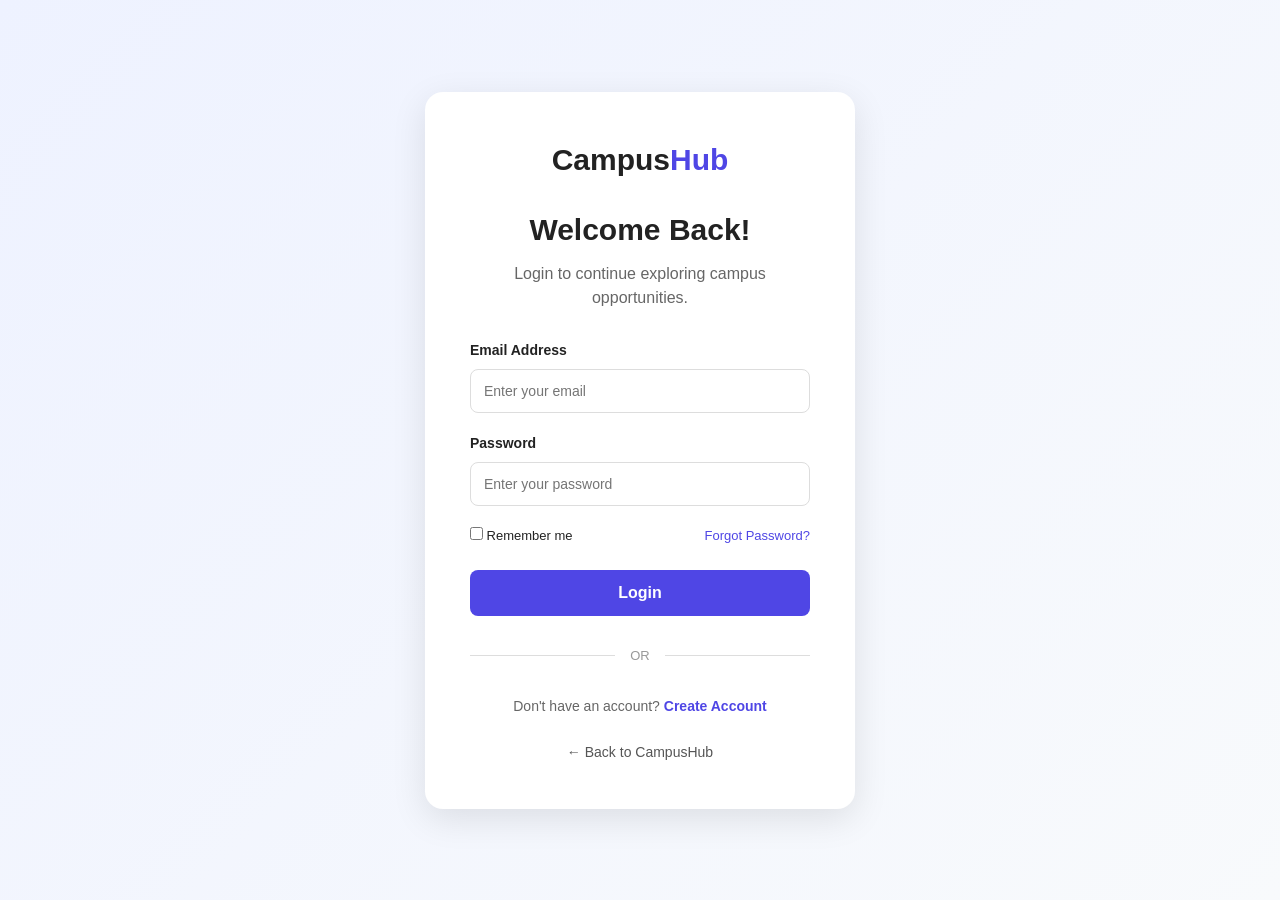
<file: login.html>
<!DOCTYPE html>
<html lang="en">
<head>
    <meta charset="UTF-8">
    <meta name="viewport" content="width=device-width, initial-scale=1.0">
    <title>CampusHub - Login</title>
    <link rel="stylesheet" href="style.css">
</head>

<body>
    <div class="login-page">
        <div class="login-container">

            <div class="login-logo">
                Campus<span>Hub</span>
            </div>

            <h1>Welcome Back!</h1>

            <p class="login-description">
                Login to continue exploring campus opportunities.
            </p>

            <form id="loginForm">
                <div class="input-group">
                    <label for="email">Email Address</label>
                    <input
                        type="email"
                        id="email"
                        placeholder="Enter your email"
                        required
                    >
                </div>

                <div class="input-group">
                    <label for="password">Password</label>
                    <input
                        type="password"
                        id="password"
                        placeholder="Enter your password"
                        required
                    >
                </div>

                <div class="login-options">
                    <label>
                        <input type="checkbox" id="remember">
                        Remember me
                    </label>

                    <a href="#" id="forgotPassword">Forgot Password?</a>
                </div>

                <button type="submit" class="login-submit" id="loginButton">
                    Login
                </button>
            </form>

            <p id="loginMessage" role="status" aria-live="polite"
               style="display:none; margin-top:15px; text-align:center;">
            </p>

            <div class="divider">
                <span>OR</span>
            </div>

            <p class="signup-text">
                Don't have an account?
                <a href="signup.html" id="signupLink">Create Account</a>
            </p>

            <a href="index.html" class="back-home">
                ← Back to CampusHub
            </a>

        </div>
    </div>

    <script>
        const loginForm = document.getElementById("loginForm");
        const loginButton = document.getElementById("loginButton");
        const loginMessage = document.getElementById("loginMessage");

        loginForm.addEventListener("submit", async function(event) {
            event.preventDefault();

            const email = document.getElementById("email").value.trim();
            const password = document.getElementById("password").value;
            const remember = document.getElementById("remember").checked;

            loginMessage.style.display = "none";
            loginMessage.textContent = "";

            loginButton.disabled = true;
            loginButton.textContent = "Logging in...";

            try {
                const response = await fetch(
                    "http://127.0.0.1:5000/api/login",
                    {
                        method: "POST",
                        headers: {
                            "Content-Type": "application/json"
                        },
                        body: JSON.stringify({
                            email: email,
                            password: password
                        })
                    }
                );

                const data = await response.json();

                if (!response.ok) {
                    throw new Error(data.message || "Login failed.");
                }

                // Store the logged-in user's details.
                const storage = remember ? localStorage : sessionStorage;
                storage.setItem("campusHubUser", JSON.stringify(data.user));

                loginMessage.textContent = "Login successful! Redirecting...";
                loginMessage.style.color = "green";
                loginMessage.style.display = "block";

                window.location.href = "dashboard.html";

            } catch (error) {
                loginMessage.textContent =
                    error.message === "Failed to fetch"
                        ? "Cannot connect to the server. Make sure Flask is running."
                        : error.message;

                loginMessage.style.color = "red";
                loginMessage.style.display = "block";

            } finally {
                loginButton.disabled = false;
                loginButton.textContent = "Login";
            }
        });

        document.getElementById("forgotPassword").addEventListener(
            "click",
            function(event) {
                event.preventDefault();
                alert("Password recovery is not available yet.");
            }
        );
    </script>
</body>
</html>
</file>
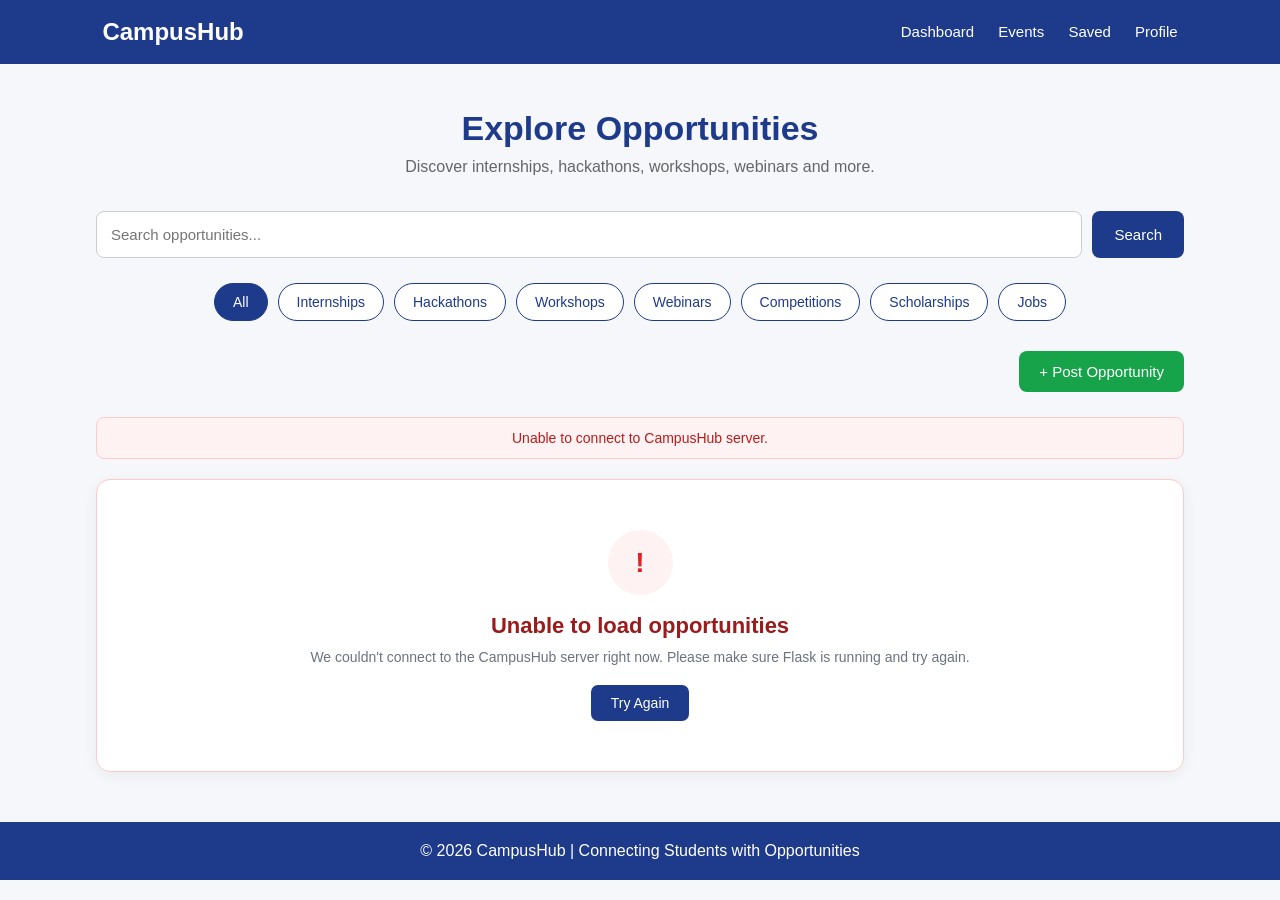
<file: opportunities.html>
<!DOCTYPE html>

<html lang="en">

<head>

    <meta charset="UTF-8">

    <meta name="viewport"
          content="width=device-width, initial-scale=1.0">

    <title>Opportunities | CampusHub</title>


    <style>

        * {
            box-sizing: border-box;
            margin: 0;
            padding: 0;
            font-family: Arial, sans-serif;
        }


        body {
            background: #f5f7fb;
            color: #222;
        }


        nav {
            background: #1e3a8a;
            color: white;
            padding: 18px 8%;
            display: flex;
            justify-content: space-between;
            align-items: center;
        }


        nav h2 {
            font-size: 24px;
        }


        nav a {
            color: white;
            text-decoration: none;
            margin-left: 20px;
            font-size: 15px;
        }


        nav a:hover {
            text-decoration: underline;
        }


        .page-header {
            text-align: center;
            padding: 45px 20px 25px;
        }


        .page-header h1 {
            font-size: 34px;
            color: #1e3a8a;
            margin-bottom: 10px;
        }


        .page-header p {
            color: #666;
            font-size: 16px;
        }


        .search-section {
            width: 85%;
            max-width: 1100px;
            margin: 10px auto 25px;
            display: flex;
            gap: 10px;
        }


        .search-section input {
            flex: 1;
            padding: 14px;
            border: 1px solid #ccc;
            border-radius: 8px;
            font-size: 15px;
            outline: none;
        }


        .search-section input:focus {
            border-color: #1e3a8a;
            box-shadow: 0 0 0 3px rgba(30, 58, 138, 0.1);
        }


        .search-section button {
            padding: 14px 22px;
            border: none;
            border-radius: 8px;
            background: #1e3a8a;
            color: white;
            cursor: pointer;
            font-size: 15px;
        }


        .search-section button:hover {
            background: #162d6b;
        }


        .filters {
            width: 85%;
            max-width: 1100px;
            margin: 0 auto 30px;
            display: flex;
            gap: 10px;
            flex-wrap: wrap;
            justify-content: center;
        }


        .filter-btn {
            padding: 10px 18px;
            border: 1px solid #1e3a8a;
            background: white;
            color: #1e3a8a;
            border-radius: 20px;
            cursor: pointer;
            font-size: 14px;
            transition: 0.2s;
        }


        .filter-btn:hover,
        .filter-btn.active {
            background: #1e3a8a;
            color: white;
        }


        .post-section {
            width: 85%;
            max-width: 1100px;
            margin: 0 auto 25px;
            display: flex;
            justify-content: flex-end;
        }


        .post-btn {
            background: #16a34a;
            color: white;
            padding: 12px 20px;
            border-radius: 8px;
            text-decoration: none;
            font-size: 15px;
            transition: 0.2s;
        }


        .post-btn:hover {
            background: #12813b;
            transform: translateY(-1px);
        }


        /* =========================================
           STATUS MESSAGE
        ========================================= */

        .status-message {
            width: 85%;
            max-width: 1100px;
            margin: 0 auto 20px;
            text-align: center;
            color: #666;
            font-size: 14px;
        }


        .status-message.loading {
            color: #1e3a8a;
        }


        .status-message.success {
            color: #166534;
        }


        .status-message.error {
            color: #b91c1c;
            background: #fef2f2;
            border: 1px solid #fecaca;
            padding: 12px 16px;
            border-radius: 8px;
        }


        /* =========================================
           OPPORTUNITIES
        ========================================= */

        .opportunities-container {
            width: 85%;
            max-width: 1100px;
            margin: auto;
            display: grid;
            grid-template-columns:
                repeat(auto-fit, minmax(280px, 1fr));
            gap: 20px;
            padding-bottom: 50px;
        }


        .opportunity-card {
            background: white;
            border-radius: 12px;
            padding: 22px;
            box-shadow:
                0 4px 15px rgba(0, 0, 0, 0.08);
            transition: 0.3s;
        }


        .opportunity-card:hover {
            transform: translateY(-5px);
            box-shadow:
                0 8px 22px rgba(0, 0, 0, 0.12);
        }


        .badge {
            display: inline-block;
            background: #dbeafe;
            color: #1e3a8a;
            padding: 5px 10px;
            border-radius: 15px;
            font-size: 12px;
            margin-bottom: 12px;
        }


        .opportunity-card h3 {
            font-size: 20px;
            margin-bottom: 12px;
        }


        .opportunity-card p {
            color: #666;
            font-size: 14px;
            line-height: 1.6;
            margin-bottom: 8px;
        }


        .button-row {
            display: flex;
            gap: 10px;
            margin-top: 15px;
        }


        .details-btn,
        .save-btn {
            flex: 1;
            text-align: center;
            padding: 10px 12px;
            border-radius: 7px;
            text-decoration: none;
            font-size: 14px;
            cursor: pointer;
        }


        .details-btn {
            background: #1e3a8a;
            color: white;
        }


        .details-btn:hover {
            background: #162d6b;
        }


        .save-btn {
            background: #fef3c7;
            color: #92400e;
            border: none;
        }


        .save-btn:hover {
            background: #fde68a;
        }


        .save-btn.saved {
            background: #dcfce7;
            color: #166534;
        }


        /* =========================================
           PROFESSIONAL EMPTY STATE
        ========================================= */

        .empty-message {
            grid-column: 1 / -1;

            background: white;

            border-radius: 14px;

            padding: 55px 25px;

            text-align: center;

            box-shadow:
                0 4px 15px rgba(0, 0, 0, 0.06);

            border: 1px solid #e5e7eb;

            margin-bottom: 20px;
        }


        .empty-icon {
            width: 65px;
            height: 65px;

            margin: 0 auto 18px;

            border-radius: 50%;

            background: #eff6ff;

            display: flex;

            align-items: center;

            justify-content: center;

            font-size: 28px;
        }


        .empty-message h2 {
            margin-bottom: 10px;
            color: #1f2937;
            font-size: 22px;
        }


        .empty-message p {
            color: #6b7280;
            font-size: 14px;
            line-height: 1.6;
            max-width: 500px;
            margin: 0 auto;
        }


        .empty-action {
            display: inline-block;

            margin-top: 20px;

            background: #1e3a8a;

            color: white;

            text-decoration: none;

            padding: 10px 18px;

            border-radius: 7px;

            font-size: 14px;

            transition: 0.2s;
        }


        .empty-action:hover {
            background: #162d6b;
        }


        /* =========================================
           ERROR STATE
        ========================================= */

        .error-state {
            grid-column: 1 / -1;

            background: white;

            border: 1px solid #fecaca;

            border-radius: 14px;

            padding: 50px 25px;

            text-align: center;

            box-shadow:
                0 4px 15px rgba(0, 0, 0, 0.05);
        }


        .error-icon {
            width: 65px;
            height: 65px;

            margin: 0 auto 18px;

            border-radius: 50%;

            background: #fef2f2;

            color: #dc2626;

            display: flex;

            align-items: center;

            justify-content: center;

            font-size: 28px;

            font-weight: bold;
        }


        .error-state h2 {
            color: #991b1b;
            margin-bottom: 10px;
            font-size: 22px;
        }


        .error-state p {
            color: #6b7280;
            font-size: 14px;
            margin-bottom: 20px;
        }


        .retry-btn {
            border: none;

            background: #1e3a8a;

            color: white;

            padding: 10px 20px;

            border-radius: 7px;

            cursor: pointer;

            font-size: 14px;
        }


        .retry-btn:hover {
            background: #162d6b;
        }


        footer {
            background: #1e3a8a;
            color: white;
            text-align: center;
            padding: 20px;
        }


        @media (max-width: 600px) {

            nav {
                flex-direction: column;
                gap: 10px;
            }


            nav a {
                margin-left: 8px;
                margin-right: 8px;
            }


            .search-section {
                flex-direction: column;
            }


            .search-section button {
                width: 100%;
            }


            .page-header h1 {
                font-size: 28px;
            }


            .button-row {
                flex-direction: column;
            }


            .empty-message,
            .error-state {
                padding: 40px 18px;
            }

        }

    </style>

</head>


<body>


    <!-- NAVIGATION -->

    <nav>

        <h2>
            CampusHub
        </h2>


        <div>

            <a href="dashboard.html">
                Dashboard
            </a>

            <a href="events.html">
                Events
            </a>

            <a href="saved.html">
                Saved
            </a>

            <a href="profile.html">
                Profile
            </a>

        </div>

    </nav>


    <!-- HEADER -->

    <section class="page-header">

        <h1>
            Explore Opportunities
        </h1>

        <p>
            Discover internships, hackathons,
            workshops, webinars and more.
        </p>

    </section>


    <!-- SEARCH -->

    <section class="search-section">

        <input
            type="text"
            id="searchInput"
            placeholder="Search opportunities..."
        >


        <button onclick="searchOpportunities()">
            Search
        </button>

    </section>


    <!-- FILTERS -->

    <section class="filters">

        <button
            class="filter-btn active"
            data-category="All"
            onclick="filterCategory('All')">
            All
        </button>


        <button
            class="filter-btn"
            data-category="Internship"
            onclick="filterCategory('Internship')">
            Internships
        </button>


        <button
            class="filter-btn"
            data-category="Hackathon"
            onclick="filterCategory('Hackathon')">
            Hackathons
        </button>


        <button
            class="filter-btn"
            data-category="Workshop"
            onclick="filterCategory('Workshop')">
            Workshops
        </button>


        <button
            class="filter-btn"
            data-category="Webinar"
            onclick="filterCategory('Webinar')">
            Webinars
        </button>


        <button
            class="filter-btn"
            data-category="Competition"
            onclick="filterCategory('Competition')">
            Competitions
        </button>


        <button
            class="filter-btn"
            data-category="Scholarship"
            onclick="filterCategory('Scholarship')">
            Scholarships
        </button>


        <button
            class="filter-btn"
            data-category="Job"
            onclick="filterCategory('Job')">
            Jobs
        </button>

    </section>


    <!-- POST -->

    <section class="post-section">

        <a
            href="post.html"
            class="post-btn">

            + Post Opportunity

        </a>

    </section>


    <!-- STATUS -->

    <div
        id="statusMessage"
        class="status-message loading">

        Loading opportunities...

    </div>


    <!-- OPPORTUNITIES -->

    <section
        id="opportunitiesContainer"
        class="opportunities-container">

    </section>


    <!-- FOOTER -->

    <footer>

        <p>
            © 2026 CampusHub |
            Connecting Students with Opportunities
        </p>

    </footer>


    <script>


        const API_URL =
            "http://127.0.0.1:5000";


        let allOpportunities = [];


        let currentCategory = "All";


        /* =====================================================
           GET CURRENT USER
        ===================================================== */

        function getCurrentUser() {

            const storedUser =
                localStorage.getItem(
                    "campushubUser"
                );


            if (!storedUser) {

                return null;

            }


            try {

                return JSON.parse(
                    storedUser
                );

            } catch (error) {

                return null;

            }

        }


        /* =====================================================
           LOAD OPPORTUNITIES
        ===================================================== */

        async function loadOpportunities() {

            const status =
                document.getElementById(
                    "statusMessage"
                );


            try {

                const response =
                    await fetch(
                        API_URL +
                        "/api/opportunities"
                    );


                const data =
                    await response.json();


                if (
                    !response.ok ||
                    !data.success
                ) {

                    throw new Error(
                        data.message ||
                        "Unable to load opportunities."
                    );

                }


                allOpportunities =
                    data.opportunities;


                status.className =
                    "status-message success";


                status.textContent =
                    allOpportunities.length +
                    (
                        allOpportunities.length === 1
                            ? " opportunity available"
                            : " opportunities available"
                    );


                displayOpportunities();

            }


            catch (error) {

                console.error(error);


                status.className =
                    "status-message error";


                status.textContent =
                    "Unable to connect to CampusHub server.";


                document.getElementById(
                    "opportunitiesContainer"
                ).innerHTML = `

                    <div class="error-state">

                        <div class="error-icon">
                            !
                        </div>

                        <h2>
                            Unable to load opportunities
                        </h2>

                        <p>
                            We couldn't connect to the
                            CampusHub server right now.
                            Please make sure Flask is running
                            and try again.
                        </p>

                        <button
                            class="retry-btn"
                            onclick="loadOpportunities()"
                        >
                            Try Again
                        </button>

                    </div>

                `;

            }

        }


        /* =====================================================
           DISPLAY OPPORTUNITIES
        ===================================================== */

        function displayOpportunities() {

            const container =
                document.getElementById(
                    "opportunitiesContainer"
                );


            const searchText =
                document.getElementById(
                    "searchInput"
                )
                .value
                .toLowerCase()
                .trim();


            const filtered =
                allOpportunities.filter(
                    function(opportunity) {


                        const matchesCategory =
                            currentCategory === "All" ||
                            opportunity.category
                                .toLowerCase() ===
                            currentCategory.toLowerCase();


                        const searchableText = (

                            opportunity.title +
                            " " +
                            opportunity.category +
                            " " +
                            opportunity.description +
                            " " +
                            opportunity.location +
                            " " +
                            opportunity.organizer

                        ).toLowerCase();


                        const matchesSearch =
                            searchableText.includes(
                                searchText
                            );


                        return (
                            matchesCategory &&
                            matchesSearch
                        );

                    }
                );


            container.innerHTML = "";


            /* =============================================
               PROFESSIONAL EMPTY SEARCH/FILTER STATE
            ============================================= */

            if (filtered.length === 0) {

                container.innerHTML = `

                    <div class="empty-message">

                        <div class="empty-icon">
                            🔎
                        </div>

                        <h2>
                            No opportunities found
                        </h2>

                        <p>
                            We couldn't find any opportunities
                            matching your search or selected category.
                            Try a different keyword or choose another category.
                        </p>

                        <a
                            href="opportunities.html"
                            class="empty-action"
                        >
                            View All Opportunities
                        </a>

                    </div>

                `;

                return;

            }


            filtered.forEach(
                function(opportunity) {

                    const card =
                        document.createElement(
                            "div"
                        );


                    card.className =
                        "opportunity-card";


                    card.innerHTML = `

                        <span class="badge">

                            ${escapeHTML(
                                opportunity.category
                            )}

                        </span>


                        <h3>

                            ${escapeHTML(
                                opportunity.title
                            )}

                        </h3>


                        <p>

                            <strong>
                                Date:
                            </strong>

                            ${escapeHTML(
                                opportunity.date
                            )}

                        </p>


                        <p>

                            <strong>
                                Location:
                            </strong>

                            ${escapeHTML(
                                opportunity.location
                            )}

                        </p>


                        <p>

                            <strong>
                                Organizer:
                            </strong>

                            ${escapeHTML(
                                opportunity.organizer
                            )}

                        </p>


                        <p>

                            ${escapeHTML(
                                opportunity.description
                            )}

                        </p>


                        <div class="button-row">


                            <button
                                class="save-btn"
                                id="save-${opportunity.id}"
                                onclick="saveOpportunity(${opportunity.id})"
                            >

                                🔖 Save

                            </button>


                            ${
                                opportunity.application_link
                                ?
                                `
                                    <a
                                        href="${escapeAttribute(
                                            opportunity.application_link
                                        )}"
                                        target="_blank"
                                        rel="noopener noreferrer"
                                        class="details-btn"
                                    >
                                        Apply
                                    </a>
                                `
                                :
                                `
                                    <span
                                        class="details-btn"
                                        style="
                                            background:#9ca3af;
                                            cursor:default;
                                        "
                                    >
                                        No Link
                                    </span>
                                `
                            }


                        </div>

                    `;


                    container.appendChild(card);

                }
            );

        }


        /* =====================================================
           SAVE OPPORTUNITY
        ===================================================== */

        async function saveOpportunity(
            opportunityId
        ) {

            const user =
                getCurrentUser();


            if (!user) {

                alert(
                    "Please login before saving an opportunity."
                );

                window.location.href =
                    "backend/login.html";

                return;

            }


            try {

                const response =
                    await fetch(
                        API_URL +
                        "/api/bookmarks",
                        {
                            method: "POST",

                            headers: {
                                "Content-Type":
                                    "application/json"
                            },

                            body: JSON.stringify({

                                user_id:
                                    user.id,

                                opportunity_id:
                                    opportunityId

                            })

                        }
                    );


                const data =
                    await response.json();


                if (!response.ok) {

                    alert(
                        data.message ||
                        "Unable to save opportunity."
                    );

                    return;

                }


                const button =
                    document.getElementById(
                        "save-" +
                        opportunityId
                    );


                button.textContent =
                    "✓ Saved";


                button.classList.add(
                    "saved"
                );


                button.disabled = true;


                alert(
                    "Opportunity saved successfully!"
                );

            }


            catch (error) {

                console.error(error);

                alert(
                    "Cannot connect to the server."
                );

            }

        }


        /* =====================================================
           SEARCH
        ===================================================== */

        function searchOpportunities() {

            displayOpportunities();

        }


        /* =====================================================
           FILTER
        ===================================================== */

        function filterCategory(
            category
        ) {

            currentCategory =
                category;


            document
                .querySelectorAll(
                    ".filter-btn"
                )
                .forEach(
                    function(button) {

                        button.classList.remove(
                            "active"
                        );


                        if (
                            button.dataset.category ===
                            category
                        ) {

                            button.classList.add(
                                "active"
                            );

                        }

                    }
                );


            displayOpportunities();

        }


        /* =====================================================
           ENTER SEARCH
        ===================================================== */

        document
            .getElementById(
                "searchInput"
            )
            .addEventListener(
                "keydown",
                function(event) {

                    if (
                        event.key === "Enter"
                    ) {

                        searchOpportunities();

                    }

                }
            );


        /* =====================================================
           SECURITY
        ===================================================== */

        function escapeHTML(text) {

            if (
                text === null ||
                text === undefined
            ) {

                return "";

            }


            return String(text)
                .replace(
                    /&/g,
                    "&amp;"
                )
                .replace(
                    /</g,
                    "&lt;"
                )
                .replace(
                    />/g,
                    "&gt;"
                )
                .replace(
                    /"/g,
                    "&quot;"
                )
                .replace(
                    /'/g,
                    "&#039;"
                );

        }


        function escapeAttribute(text) {

            if (
                text === null ||
                text === undefined
            ) {

                return "";

            }


            return String(text)
                .replace(
                    /&/g,
                    "&amp;"
                )
                .replace(
                    /"/g,
                    "&quot;"
                )
                .replace(
                    /'/g,
                    "&#039;"
                )
                .replace(
                    /</g,
                    "&lt;"
                )
                .replace(
                    />/g,
                    "&gt;"
                );

        }


        /* =====================================================
           START
        ===================================================== */

        loadOpportunities();


    </script>


</body>

</html>
</file>
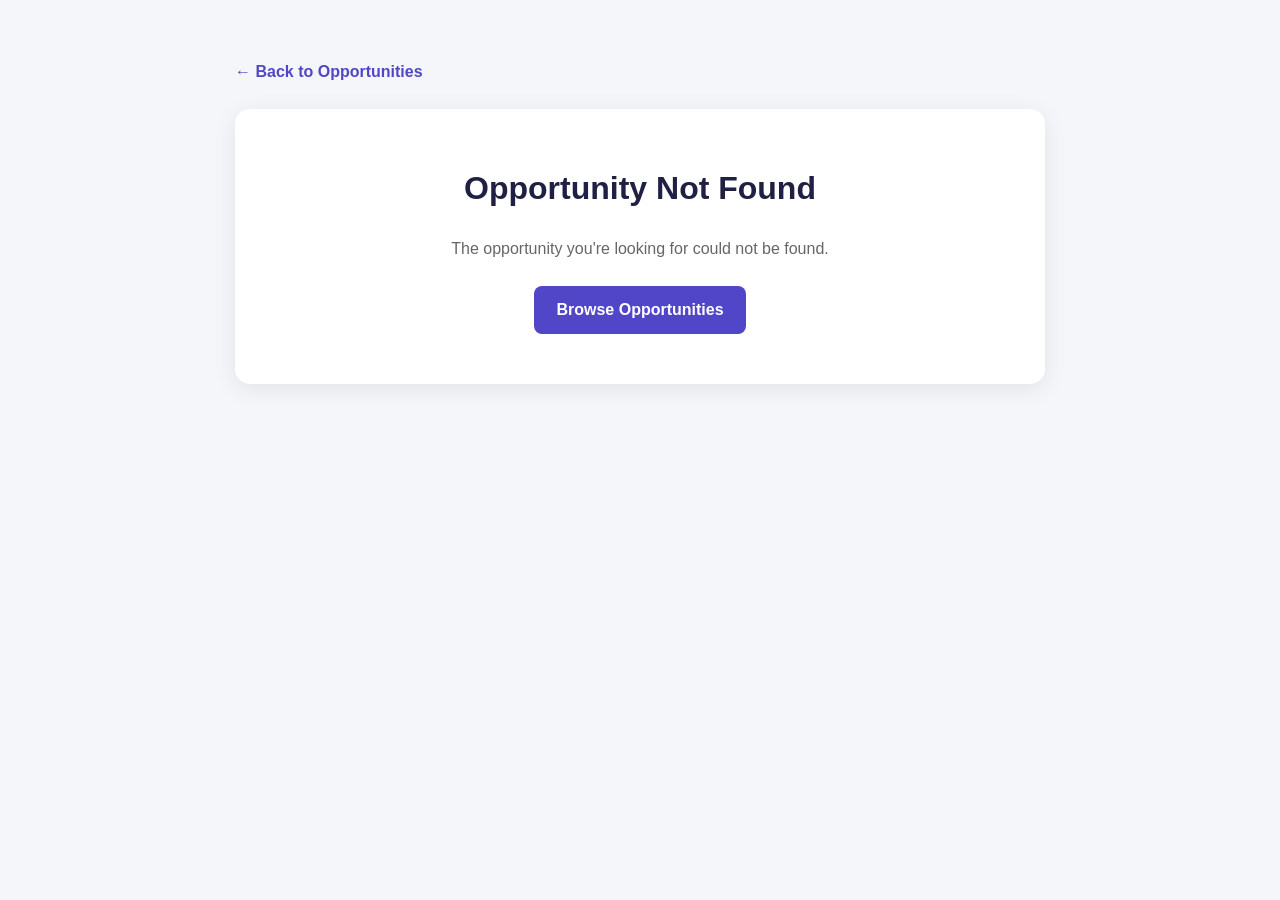
<file: opportunity-details.html>
<!DOCTYPE html>
<html lang="en">

<head>
    <meta charset="UTF-8">
    <meta name="viewport" content="width=device-width, initial-scale=1.0">

    <title>Opportunity Details | CampusHub</title>

    <link rel="stylesheet" href="style.css">

    <style>
        .details-page {
            min-height: 100vh;
            background: #f5f6fa;
            padding: 40px 20px 60px;
        }

        .details-container {
            max-width: 850px;
            margin: auto;
        }

        .details-back {
            display: inline-block;
            margin-bottom: 25px;
            color: #5146c8;
            text-decoration: none;
            font-weight: 600;
        }

        .details-card {
            background: white;
            padding: 35px;
            border-radius: 15px;
            box-shadow: 0 5px 25px rgba(0, 0, 0, 0.08);
        }

        .details-category {
            display: inline-block;
            background: #eeeefb;
            color: #5146c8;
            padding: 6px 12px;
            border-radius: 20px;
            font-size: 13px;
            font-weight: 700;
            margin-bottom: 15px;
        }

        .posted-badge {
            display: inline-block;
            background: #e8f7ef;
            color: #16834a;
            padding: 6px 12px;
            border-radius: 20px;
            font-size: 13px;
            font-weight: 700;
            margin-left: 8px;
        }

        .details-card h1 {
            color: #202044;
            font-size: 32px;
            margin: 5px 0 25px;
        }

        .details-info {
            display: grid;
            grid-template-columns: 1fr 1fr;
            gap: 15px;
            margin-bottom: 25px;
        }

        .info-box {
            background: #f7f7fb;
            padding: 15px;
            border-radius: 9px;
        }

        .info-box strong {
            display: block;
            color: #333;
            margin-bottom: 5px;
        }

        .info-box span {
            color: #666;
        }

        .details-description {
            margin-top: 25px;
        }

        .details-description h2 {
            color: #202044;
            margin-bottom: 10px;
        }

        .details-description p {
            color: #666;
            line-height: 1.7;
        }

        .details-actions {
            display: flex;
            gap: 15px;
            margin-top: 30px;
            flex-wrap: wrap;
        }

        .details-btn {
            border: none;
            padding: 12px 22px;
            border-radius: 8px;
            cursor: pointer;
            font-size: 15px;
            font-weight: 600;
            text-decoration: none;
            display: inline-block;
        }

        .apply-btn {
            background: #5146c8;
            color: white;
        }

        .save-btn {
            background: #16834a;
            color: white;
        }

        .saved-btn {
            background: #777;
            color: white;
        }

        .not-found {
            text-align: center;
            padding: 50px 20px;
        }

        .not-found h1 {
            color: #202044;
        }

        .not-found p {
            color: #666;
            margin-bottom: 25px;
        }

        .not-found a {
            display: inline-block;
            background: #5146c8;
            color: white;
            padding: 12px 22px;
            border-radius: 8px;
            text-decoration: none;
            font-weight: 600;
        }

        .message {
            margin-top: 18px;
            color: #16834a;
            font-weight: 600;
        }

        @media (max-width: 650px) {
            .details-card {
                padding: 22px;
            }

            .details-info {
                grid-template-columns: 1fr;
            }

            .details-card h1 {
                font-size: 25px;
            }

            .details-actions {
                flex-direction: column;
            }

            .details-btn {
                text-align: center;
            }
        }
    </style>
</head>


<body>

    <main class="details-page">

        <div class="details-container">

            <a href="opportunities.html" class="details-back">
                ← Back to Opportunities
            </a>

            <section id="detailsContent">
            </section>

        </div>

    </main>


    <script>

        /*
         * Original CampusHub demo opportunities
         */

        const defaultOpportunities = [

            {
                id: "default-1",
                title: "National Innovation Hackathon",
                category: "Hackathon",
                description:
                    "Participate in an innovation-focused hackathon and build creative technology solutions.",
                date: "15 October 2026",
                location: "Online",
                organizer: "CampusHub",
                applicationLink: "",
                isPosted: false
            },

            {
                id: "default-2",
                title: "Software Engineering Internship",
                category: "Internship",
                description:
                    "Gain practical software development experience through an internship opportunity.",
                date: "20 October 2026",
                location: "Bangalore",
                organizer: "CampusHub",
                applicationLink: "",
                isPosted: false
            },

            {
                id: "default-3",
                title: "AI & Future Technology",
                category: "Webinar",
                description:
                    "Learn about artificial intelligence and emerging technologies from industry speakers.",
                date: "18 October 2026",
                location: "Online",
                organizer: "CampusHub",
                applicationLink: "",
                isPosted: false
            },

            {
                id: "default-4",
                title: "Web Development Workshop",
                category: "Workshop",
                description:
                    "Learn the fundamentals of modern web development through a practical workshop.",
                date: "22 October 2026",
                location: "Campus",
                organizer: "CampusHub",
                applicationLink: "",
                isPosted: false
            },

            {
                id: "default-5",
                title: "Student Tech Challenge",
                category: "Hackathon",
                description:
                    "Take part in a student technology challenge and showcase your problem-solving skills.",
                date: "28 October 2026",
                location: "Online",
                organizer: "CampusHub",
                applicationLink: "",
                isPosted: false
            },

            {
                id: "default-6",
                title: "Frontend Developer Internship",
                category: "Internship",
                description:
                    "Build frontend development skills through a practical internship experience.",
                date: "30 October 2026",
                location: "Remote",
                organizer: "CampusHub",
                applicationLink: "",
                isPosted: false
            }

        ];


        /*
         * Get opportunities posted by the user.
         */

        function getPostedOpportunities() {

            const saved =
                JSON.parse(
                    localStorage.getItem("campusHubOpportunities") || "[]"
                );

            return saved.map(function(opportunity) {

                return {
                    ...opportunity,
                    isPosted: true
                };

            });

        }


        /*
         * Combine all opportunities.
         */

        function getAllOpportunities() {

            return [
                ...defaultOpportunities,
                ...getPostedOpportunities()
            ];

        }


        /*
         * Get the title from the URL.
         */

        const urlParams =
            new URLSearchParams(window.location.search);

        const opportunityTitle =
            urlParams.get("title");


        /*
         * Find the selected opportunity.
         */

        const allOpportunities =
            getAllOpportunities();

        const opportunity =
            allOpportunities.find(function(item) {

                return item.title === opportunityTitle;

            });


        const detailsContent =
            document.getElementById("detailsContent");


        /*
         * If opportunity doesn't exist.
         */

        if (!opportunity) {

            detailsContent.innerHTML = `

                <div class="details-card not-found">

                    <h1>Opportunity Not Found</h1>

                    <p>
                        The opportunity you're looking for
                        could not be found.
                    </p>

                    <a href="opportunities.html">
                        Browse Opportunities
                    </a>

                </div>

            `;

        }


        /*
         * Display opportunity details.
         */

        else {

            const postedBadge =
                opportunity.isPosted
                    ? `<span class="posted-badge">
                        Added by CampusHub
                       </span>`
                    : "";


            detailsContent.innerHTML = `

                <div class="details-card">

                    <div>

                        <span class="details-category">
                            ${escapeHTML(opportunity.category)}
                        </span>

                        ${postedBadge}

                    </div>


                    <h1>
                        ${escapeHTML(opportunity.title)}
                    </h1>


                    <div class="details-info">

                        <div class="info-box">

                            <strong>
                                Date / Deadline
                            </strong>

                            <span>
                                ${escapeHTML(opportunity.date)}
                            </span>

                        </div>


                        <div class="info-box">

                            <strong>
                                Location
                            </strong>

                            <span>
                                ${escapeHTML(opportunity.location)}
                            </span>

                        </div>


                        <div class="info-box">

                            <strong>
                                Category
                            </strong>

                            <span>
                                ${escapeHTML(opportunity.category)}
                            </span>

                        </div>


                        <div class="info-box">

                            <strong>
                                Organizer
                            </strong>

                            <span>
                                ${escapeHTML(opportunity.organizer)}
                            </span>

                        </div>

                    </div>


                    <div class="details-description">

                        <h2>
                            About this Opportunity
                        </h2>

                        <p>
                            ${escapeHTML(opportunity.description)}
                        </p>

                    </div>


                    <div class="details-actions">

                        <button
                            class="details-btn apply-btn"
                            id="applyBtn">
                            Apply Now
                        </button>


                        <button
                            class="details-btn save-btn"
                            id="saveBtn">
                            Save Opportunity
                        </button>

                    </div>


                    <p
                        id="message"
                        class="message">
                    </p>

                </div>

            `;


            /*
             * Apply button
             */

            document
                .getElementById("applyBtn")
                .addEventListener("click", function() {

                    if (opportunity.applicationLink) {

                        window.open(
                            opportunity.applicationLink,
                            "_blank"
                        );

                    }

                    else {

                        alert(
                            "Application link will be available soon!"
                        );

                    }

                });


            /*
             * Save button
             */

            const saveBtn =
                document.getElementById("saveBtn");

            const message =
                document.getElementById("message");


            function getSavedOpportunities() {

                return JSON.parse(
                    localStorage.getItem(
                        "savedOpportunities"
                    ) || "[]"
                );

            }


            function isAlreadySaved() {

                const saved =
                    getSavedOpportunities();

                return saved.some(function(item) {

                    return item.title === opportunity.title;

                });

            }


            function updateSaveButton() {

                if (isAlreadySaved()) {

                    saveBtn.textContent =
                        "Already Saved";

                    saveBtn.classList.remove("save-btn");

                    saveBtn.classList.add("saved-btn");

                }

                else {

                    saveBtn.textContent =
                        "Save Opportunity";

                    saveBtn.classList.remove("saved-btn");

                    saveBtn.classList.add("save-btn");

                }

            }


            updateSaveButton();


            saveBtn.addEventListener("click", function() {

                const saved =
                    getSavedOpportunities();


                if (isAlreadySaved()) {

                    message.textContent =
                        "This opportunity is already saved.";

                    return;

                }


                saved.push({

                    id: opportunity.id,

                    title: opportunity.title,

                    category: opportunity.category,

                    date: opportunity.date,

                    location: opportunity.location,

                    organizer: opportunity.organizer,

                    description: opportunity.description,

                    applicationLink:
                        opportunity.applicationLink

                });


                localStorage.setItem(
                    "savedOpportunities",
                    JSON.stringify(saved)
                );


                message.textContent =
                    "Opportunity saved successfully!";


                updateSaveButton();

            });

        }


        /*
         * Protect displayed user-entered text.
         */

        function escapeHTML(value) {

            return String(value)
                .replace(/&/g, "&amp;")
                .replace(/</g, "&lt;")
                .replace(/>/g, "&gt;")
                .replace(/"/g, "&quot;")
                .replace(/'/g, "&#039;");

        }

    </script>

</body>

</html>
</file>
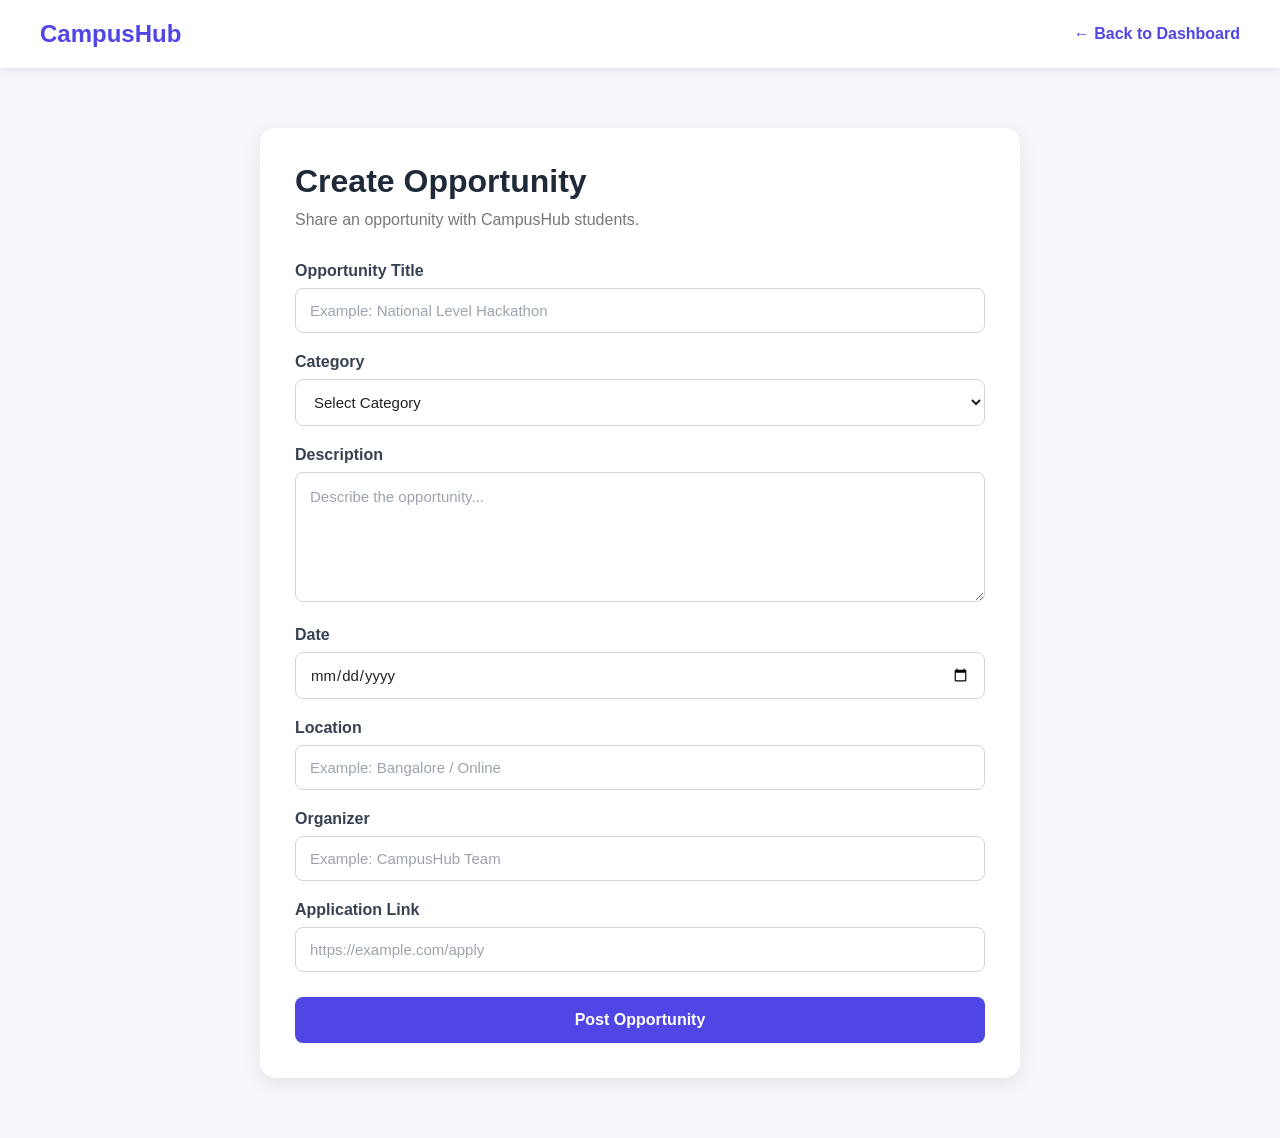
<file: post.html>
<!DOCTYPE html>
<html lang="en">

<head>

    <meta charset="UTF-8">

    <meta name="viewport" content="width=device-width, initial-scale=1.0">

    <title>CampusHub - Create Opportunity</title>

    <style>

        * {
            margin: 0;
            padding: 0;
            box-sizing: border-box;
        }

        body {
            font-family: Arial, sans-serif;
            background: #f5f7fb;
            color: #222;
        }

        .header {
            background: white;
            padding: 20px 40px;
            display: flex;
            justify-content: space-between;
            align-items: center;
            box-shadow: 0 2px 10px rgba(0, 0, 0, 0.08);
        }

        .logo {
            font-size: 24px;
            font-weight: bold;
            color: #4f46e5;
        }

        .back-btn {
            text-decoration: none;
            color: #4f46e5;
            font-weight: bold;
            transition: 0.2s ease;
        }

        .back-btn:hover {
            color: #4338ca;
        }

        .page {
            max-width: 800px;
            margin: 40px auto;
            padding: 20px;
        }

        .card {
            background: white;
            padding: 35px;
            border-radius: 16px;
            box-shadow: 0 5px 20px rgba(0, 0, 0, 0.08);
        }

        h1 {
            margin-bottom: 8px;
            color: #1f2937;
        }

        .subtitle {
            color: #777;
            margin-bottom: 30px;
            line-height: 1.5;
        }

        .form-group {
            margin-bottom: 20px;
        }

        label {
            display: block;
            margin-bottom: 8px;
            font-weight: bold;
            color: #374151;
        }

        input,
        select,
        textarea {
            width: 100%;
            padding: 13px 14px;
            border: 1px solid #d1d5db;
            border-radius: 8px;
            font-size: 15px;
            font-family: inherit;
            background: white;
            color: #222;
            transition:
                border-color 0.2s ease,
                box-shadow 0.2s ease,
                background 0.2s ease;
        }

        input:hover,
        select:hover,
        textarea:hover {
            border-color: #a5b4fc;
        }

        input:focus,
        select:focus,
        textarea:focus {
            outline: none;
            border-color: #4f46e5;
            box-shadow: 0 0 0 3px rgba(79, 70, 229, 0.12);
        }

        input:valid:not(:placeholder-shown),
        textarea:valid:not(:placeholder-shown),
        select:valid {
            border-color: #cbd5e1;
        }

        input::placeholder,
        textarea::placeholder {
            color: #9ca3af;
        }

        textarea {
            min-height: 130px;
            resize: vertical;
            line-height: 1.5;
        }

        select {
            cursor: pointer;
        }

        .post-btn {
            width: 100%;
            padding: 14px;
            margin-top: 5px;
            border: none;
            border-radius: 8px;
            background: #4f46e5;
            color: white;
            font-size: 16px;
            font-weight: bold;
            cursor: pointer;
            transition:
                background 0.2s ease,
                transform 0.1s ease,
                box-shadow 0.2s ease;
        }

        .post-btn:hover {
            background: #4338ca;
            box-shadow: 0 5px 14px rgba(79, 70, 229, 0.25);
        }

        .post-btn:active {
            transform: scale(0.98);
        }

        .post-btn:disabled {
            background: #a5b4fc;
            cursor: not-allowed;
            box-shadow: none;
            transform: none;
        }

        .message {
            margin-top: 20px;
            padding: 13px 15px;
            border-radius: 8px;
            text-align: center;
            display: none;
            font-weight: 600;
            line-height: 1.4;
        }

        .success {
            background: #dcfce7;
            color: #166534;
            border: 1px solid #bbf7d0;
        }

        .error {
            background: #fee2e2;
            color: #991b1b;
            border: 1px solid #fecaca;
        }

        @media (max-width: 600px) {

            .header {
                padding: 16px 20px;
            }

            .logo {
                font-size: 21px;
            }

            .back-btn {
                font-size: 14px;
            }

            .page {
                margin: 20px auto;
                padding: 15px;
            }

            .card {
                padding: 25px 20px;
                border-radius: 12px;
            }

            h1 {
                font-size: 25px;
            }

            .subtitle {
                margin-bottom: 25px;
            }

            .form-group {
                margin-bottom: 17px;
            }

            input,
            select,
            textarea {
                font-size: 16px;
            }

            .post-btn {
                padding: 15px;
            }
        }

    </style>

</head>


<body>


<header class="header">

    <div class="logo">
        CampusHub
    </div>

    <a href="dashboard.html" class="back-btn">
        ← Back to Dashboard
    </a>

</header>


<main class="page">

    <div class="card">

        <h1>Create Opportunity</h1>

        <p class="subtitle">
            Share an opportunity with CampusHub students.
        </p>


        <form id="postForm">


            <!-- TITLE -->

            <div class="form-group">

                <label for="title">
                    Opportunity Title
                </label>

                <input
                    type="text"
                    id="title"
                    placeholder="Example: National Level Hackathon"
                    required
                >

            </div>


            <!-- CATEGORY -->

            <div class="form-group">

                <label for="category">
                    Category
                </label>

                <select id="category" required>

                    <option value="">
                        Select Category
                    </option>

                    <option value="Hackathon">
                        Hackathon
                    </option>

                    <option value="Internship">
                        Internship
                    </option>

                    <option value="Workshop">
                        Workshop
                    </option>

                    <option value="Webinar">
                        Webinar
                    </option>

                    <option value="Competition">
                        Competition
                    </option>

                    <option value="Course">
                        Course
                    </option>

                    <option value="Other">
                        Other
                    </option>

                </select>

            </div>


            <!-- DESCRIPTION -->

            <div class="form-group">

                <label for="description">
                    Description
                </label>

                <textarea
                    id="description"
                    placeholder="Describe the opportunity..."
                    required
                ></textarea>

            </div>


            <!-- DATE -->

            <div class="form-group">

                <label for="date">
                    Date
                </label>

                <input
                    type="date"
                    id="date"
                    required
                >

            </div>


            <!-- LOCATION -->

            <div class="form-group">

                <label for="location">
                    Location
                </label>

                <input
                    type="text"
                    id="location"
                    placeholder="Example: Bangalore / Online"
                    required
                >

            </div>


            <!-- ORGANIZER -->

            <div class="form-group">

                <label for="organizer">
                    Organizer
                </label>

                <input
                    type="text"
                    id="organizer"
                    placeholder="Example: CampusHub Team"
                    required
                >

            </div>


            <!-- APPLICATION LINK -->

            <div class="form-group">

                <label for="application_link">
                    Application Link
                </label>

                <input
                    type="url"
                    id="application_link"
                    placeholder="https://example.com/apply"
                >

            </div>


            <!-- BUTTON -->

            <button
                type="submit"
                class="post-btn"
                id="postButton"
            >
                Post Opportunity
            </button>


        </form>


        <div
            id="message"
            class="message"
            role="alert"
        ></div>


    </div>

</main>


<script>


const API_URL = "http://127.0.0.1:5000";


// ==================================================
// CHECK LOGIN
// ==================================================

function getLoggedInUser() {

    const storedUser =
        localStorage.getItem("campushubUser");

    if (!storedUser) {

        alert("Please login first.");

        window.location.href =
            "backend/login.html";

        return null;
    }

    try {

        return JSON.parse(storedUser);

    } catch (error) {

        localStorage.removeItem("campushubUser");

        alert("Please login again.");

        window.location.href =
            "backend/login.html";

        return null;
    }
}


// ==================================================
// POST OPPORTUNITY
// ==================================================

document
    .getElementById("postForm")
    .addEventListener("submit", async function(event) {

        event.preventDefault();


        const user = getLoggedInUser();

        if (!user) {
            return;
        }


        const postButton =
            document.getElementById("postButton");


        const opportunity = {

            title:
                document.getElementById("title").value.trim(),

            category:
                document.getElementById("category").value,

            description:
                document.getElementById("description").value.trim(),

            date:
                document.getElementById("date").value,

            location:
                document.getElementById("location").value.trim(),

            organizer:
                document.getElementById("organizer").value.trim(),

            application_link:
                document
                    .getElementById("application_link")
                    .value
                    .trim()

        };


        // Disable button while submitting

        postButton.disabled = true;

        postButton.textContent = "Posting...";


        try {

            const response = await fetch(
                `${API_URL}/api/opportunities`,
                {
                    method: "POST",

                    headers: {
                        "Content-Type": "application/json"
                    },

                    body: JSON.stringify(opportunity)
                }
            );


            const data = await response.json();


            if (!response.ok || !data.success) {

                showMessage(
                    data.message || "Unable to post opportunity.",
                    "error"
                );

                postButton.disabled = false;

                postButton.textContent =
                    "Post Opportunity";

                return;
            }


            showMessage(
                "Opportunity posted successfully!",
                "success"
            );


            document
                .getElementById("postForm")
                .reset();


            postButton.disabled = false;

            postButton.textContent =
                "Post Opportunity";


        } catch (error) {

            console.error(error);

            showMessage(
                "Cannot connect to the server. Make sure Flask is running.",
                "error"
            );


            postButton.disabled = false;

            postButton.textContent =
                "Post Opportunity";

        }

    });


// ==================================================
// MESSAGE
// ==================================================

function showMessage(message, type) {

    const messageBox =
        document.getElementById("message");


    messageBox.textContent =
        message;


    messageBox.className =
        "message " + type;


    messageBox.style.display =
        "block";


    clearTimeout(messageBox.hideTimer);


    messageBox.hideTimer =
        setTimeout(function() {

            messageBox.style.display =
                "none";

        }, 3000);

}


</script>


</body>

</html>
</file>
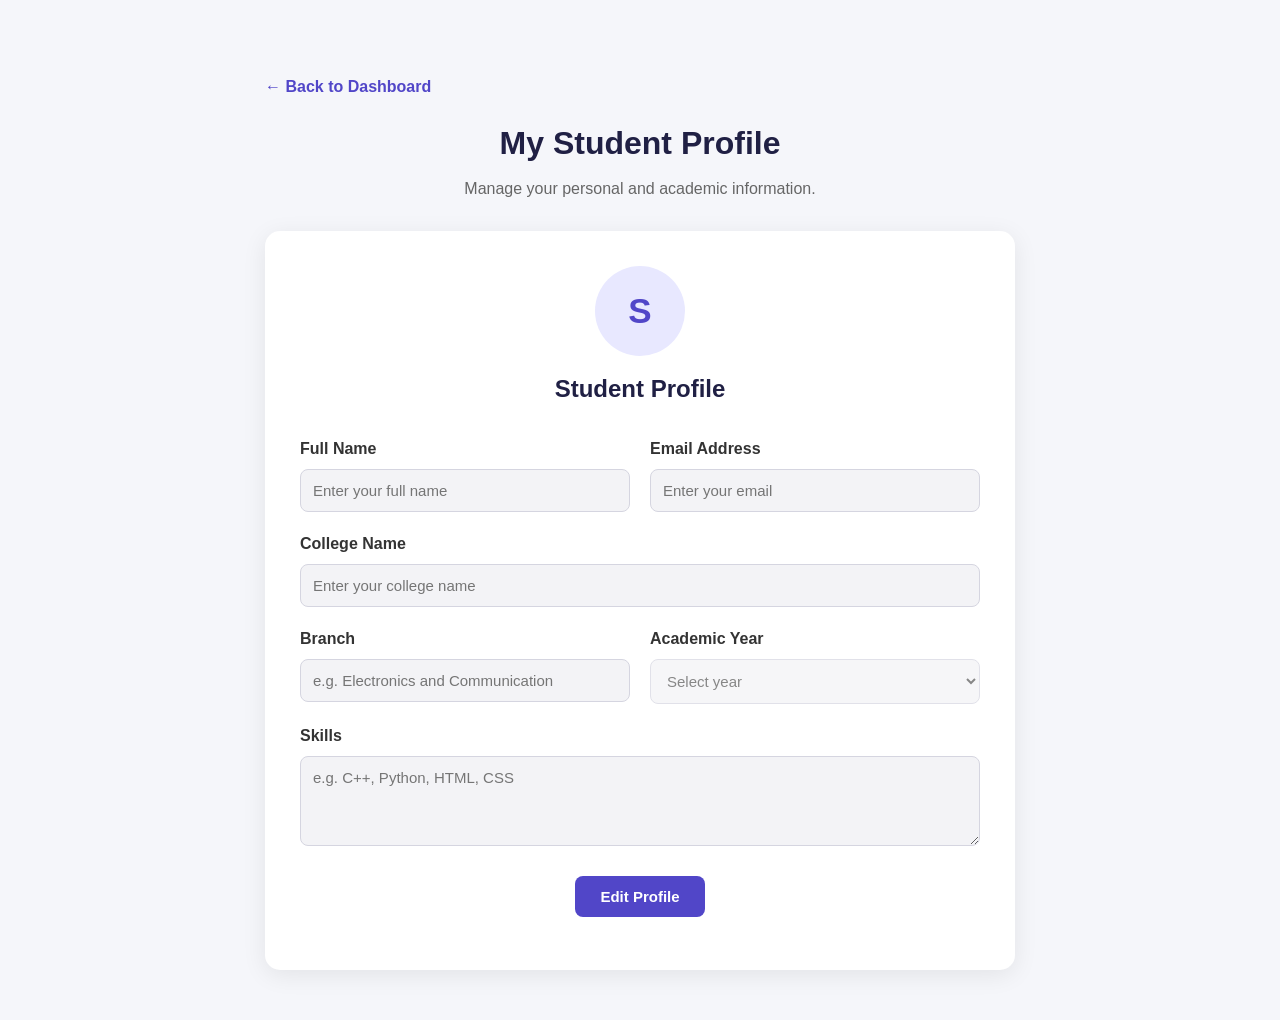
<file: profile.html>
<!DOCTYPE html>
<html lang="en">
<head>
    <meta charset="UTF-8">
    <meta name="viewport" content="width=device-width, initial-scale=1.0">
    <title>My Profile | CampusHub</title>
    <link rel="stylesheet" href="style.css">

    <style>
        .profile-page {
            min-height: 100vh;
            padding: 50px 20px;
            background: #f5f6fa;
        }

        .profile-container {
            max-width: 750px;
            margin: auto;
        }

        .profile-heading {
            text-align: center;
            margin-bottom: 30px;
        }

        .profile-heading h1 {
            color: #202044;
            margin-bottom: 10px;
        }

        .profile-heading p {
            color: #666;
        }

        .profile-card {
            background: white;
            padding: 35px;
            border-radius: 15px;
            box-shadow: 0 5px 25px rgba(0, 0, 0, 0.08);
        }

        .profile-avatar {
            width: 90px;
            height: 90px;
            margin: 0 auto 15px;
            border-radius: 50%;
            background: #e8e8ff;
            color: #5146c8;
            display: flex;
            align-items: center;
            justify-content: center;
            font-size: 35px;
            font-weight: bold;
        }

        .profile-name {
            text-align: center;
            color: #202044;
            margin-bottom: 30px;
        }

        .profile-form {
            display: grid;
            grid-template-columns: 1fr 1fr;
            gap: 20px;
        }

        .profile-field {
            display: flex;
            flex-direction: column;
            gap: 8px;
        }

        .profile-field.full-width {
            grid-column: 1 / -1;
        }

        .profile-field label {
            font-weight: 600;
            color: #333;
        }

        .profile-field input,
        .profile-field textarea,
        .profile-field select {
            width: 100%;
            padding: 12px;
            border: 1px solid #d5d5e0;
            border-radius: 8px;
            font-size: 15px;
            font-family: inherit;
            box-sizing: border-box;
        }

        .profile-field input:disabled,
        .profile-field textarea:disabled,
        .profile-field select:disabled {
            background: #f3f3f6;
            color: #555;
        }

        .profile-field textarea {
            resize: vertical;
            min-height: 90px;
        }

        .profile-actions {
            display: flex;
            justify-content: center;
            gap: 12px;
            margin-top: 30px;
        }

        .profile-btn {
            border: none;
            padding: 12px 25px;
            border-radius: 8px;
            cursor: pointer;
            font-size: 15px;
            font-weight: 600;
        }

        .edit-btn {
            background: #5146c8;
            color: white;
        }

        .save-btn {
            background: #16834a;
            color: white;
        }

        .cancel-btn {
            background: #e7e7ed;
            color: #333;
        }

        .profile-message {
            text-align: center;
            margin-top: 18px;
            color: #16834a;
            font-weight: 600;
        }

        .back-link {
            display: inline-block;
            margin-bottom: 20px;
            color: #5146c8;
            text-decoration: none;
            font-weight: 600;
        }

        @media (max-width: 600px) {
            .profile-form {
                grid-template-columns: 1fr;
            }

            .profile-field.full-width {
                grid-column: auto;
            }

            .profile-card {
                padding: 22px;
            }

            .profile-actions {
                flex-wrap: wrap;
            }
        }
    </style>
</head>

<body>
    <main class="profile-page">
        <div class="profile-container">

            <a href="dashboard.html" class="back-link">
                ← Back to Dashboard
            </a>

            <div class="profile-heading">
                <h1>My Student Profile</h1>
                <p>Manage your personal and academic information.</p>
            </div>

            <section class="profile-card">
                <div class="profile-avatar" id="profileAvatar">S</div>
                <h2 class="profile-name" id="displayName">Student Profile</h2>

                <form id="profileForm">
                    <div class="profile-form">

                        <div class="profile-field">
                            <label for="fullName">Full Name</label>
                            <input type="text" id="fullName"
                                placeholder="Enter your full name" disabled>
                        </div>

                        <div class="profile-field">
                            <label for="email">Email Address</label>
                            <input type="email" id="email"
                                placeholder="Enter your email" disabled>
                        </div>

                        <div class="profile-field full-width">
                            <label for="college">College Name</label>
                            <input type="text" id="college"
                                placeholder="Enter your college name" disabled>
                        </div>

                        <div class="profile-field">
                            <label for="branch">Branch</label>
                            <input type="text" id="branch"
                                placeholder="e.g. Electronics and Communication" disabled>
                        </div>

                        <div class="profile-field">
                            <label for="year">Academic Year</label>
                            <select id="year" disabled>
                                <option value="">Select year</option>
                                <option value="1st Year">1st Year</option>
                                <option value="2nd Year">2nd Year</option>
                                <option value="3rd Year">3rd Year</option>
                                <option value="4th Year">4th Year</option>
                            </select>
                        </div>

                        <div class="profile-field full-width">
                            <label for="skills">Skills</label>
                            <textarea id="skills"
                                placeholder="e.g. C++, Python, HTML, CSS"
                                disabled></textarea>
                        </div>

                    </div>

                    <div class="profile-actions">
                        <button type="button" class="profile-btn edit-btn"
                            id="editBtn">Edit Profile</button>

                        <button type="submit" class="profile-btn save-btn"
                            id="saveBtn" hidden>Save Changes</button>

                        <button type="button" class="profile-btn cancel-btn"
                            id="cancelBtn" hidden>Cancel</button>
                    </div>

                    <p class="profile-message" id="profileMessage"
                        aria-live="polite"></p>
                </form>
            </section>
        </div>
    </main>

    <script>
        const fields = [
            "fullName",
            "email",
            "college",
            "branch",
            "year",
            "skills"
        ];

        const form = document.getElementById("profileForm");
        const editBtn = document.getElementById("editBtn");
        const saveBtn = document.getElementById("saveBtn");
        const cancelBtn = document.getElementById("cancelBtn");
        const message = document.getElementById("profileMessage");

        function getProfile() {
            return JSON.parse(localStorage.getItem("campusHubProfile") || "{}");
        }

        function loadProfile() {
            const profile = getProfile();

            fields.forEach(function(field) {
                document.getElementById(field).value = profile[field] || "";
            });

            updateProfileHeading();
        }

        function updateProfileHeading() {
            const name = document.getElementById("fullName").value.trim();
            document.getElementById("displayName").textContent =
                name || "Student Profile";

            document.getElementById("profileAvatar").textContent =
                name ? name.charAt(0).toUpperCase() : "S";
        }

        function setEditing(isEditing) {
            fields.forEach(function(field) {
                document.getElementById(field).disabled = !isEditing;
            });

            editBtn.hidden = isEditing;
            saveBtn.hidden = !isEditing;
            cancelBtn.hidden = !isEditing;
        }

        editBtn.addEventListener("click", function() {
            message.textContent = "";
            setEditing(true);
        });

        cancelBtn.addEventListener("click", function() {
            loadProfile();
            setEditing(false);
            message.textContent = "";
        });

        form.addEventListener("submit", function(event) {
            event.preventDefault();

            const profile = {};

            fields.forEach(function(field) {
                profile[field] = document.getElementById(field).value.trim();
            });

            localStorage.setItem("campusHubProfile", JSON.stringify(profile));

            updateProfileHeading();
            setEditing(false);
            message.textContent = "Profile saved successfully!";
        });

        loadProfile();
    </script>
</body>
</html>
</file>
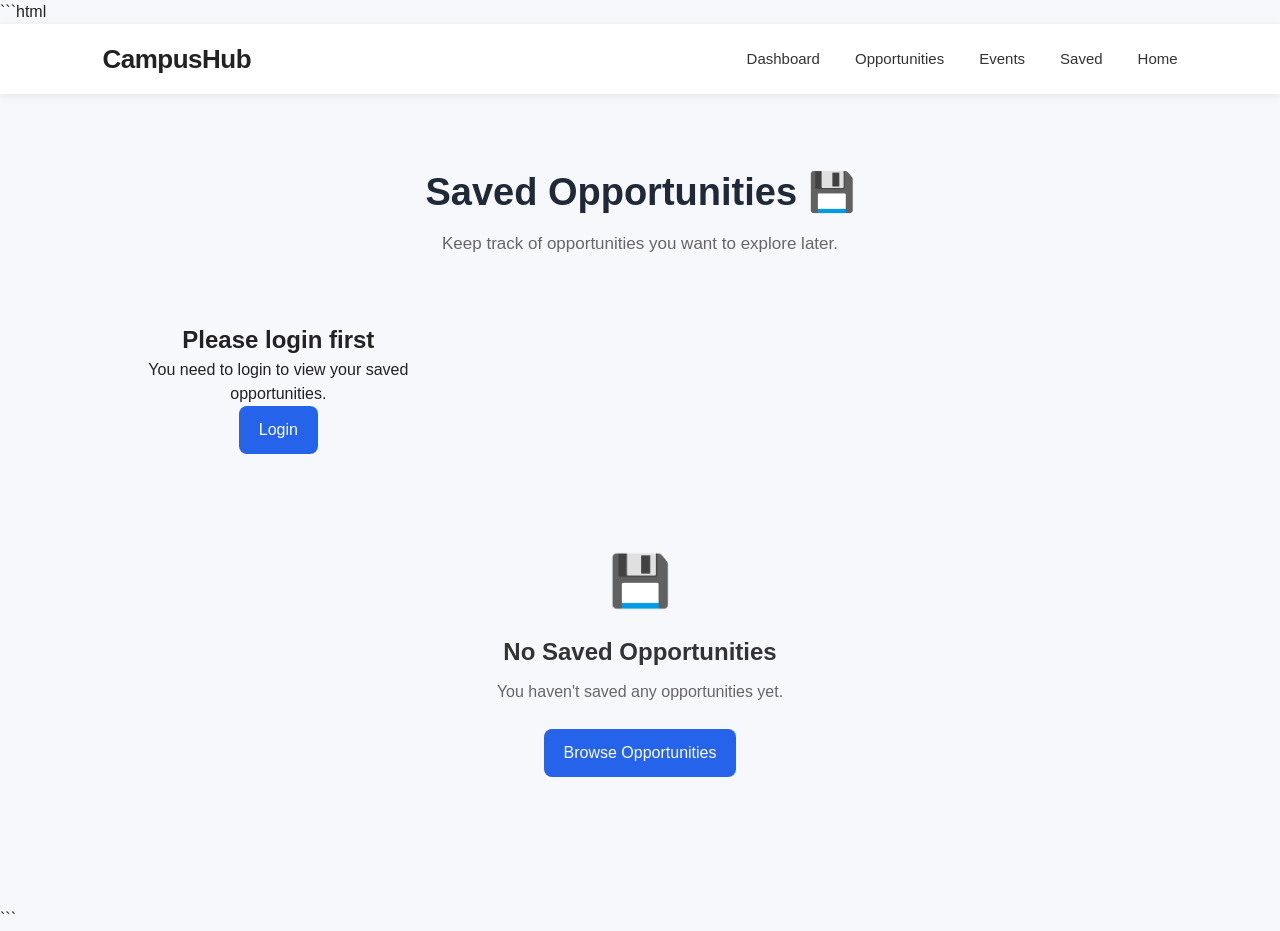
<file: saved.html>
```html
<!DOCTYPE html>
<html lang="en">

<head>

    <meta charset="UTF-8">

    <meta name="viewport"
          content="width=device-width, initial-scale=1.0">

    <title>Saved Opportunities - CampusHub</title>

    <link rel="stylesheet" href="style.css">

</head>


<body>


    <!-- =========================
         NAVIGATION BAR
    ========================== -->

    <nav class="navbar">

        <div class="logo">
            CampusHub
        </div>


        <div class="nav-links">

            <a href="dashboard.html">
                Dashboard
            </a>

            <a href="opportunities.html">
                Opportunities
            </a>

            <a href="events.html">
                Events
            </a>

            <a href="saved.html">
                Saved
            </a>

            <a href="index.html"
               class="nav-button">
                Home
            </a>

        </div>

    </nav>



    <!-- =========================
         SAVED OPPORTUNITIES
    ========================== -->

    <section class="saved-container">

        <div class="saved-header">

            <h1>
                Saved Opportunities 💾
            </h1>

            <p>
                Keep track of opportunities you
                want to explore later.
            </p>

        </div>



        <!-- Saved Cards -->

        <div
            class="saved-grid"
            id="savedGrid">

        </div>



        <!-- Empty Message -->

        <div
            class="empty-saved"
            id="emptySaved">

            <div class="empty-icon">
                💾
            </div>

            <h2>
                No Saved Opportunities
            </h2>

            <p>
                You haven't saved any opportunities yet.
            </p>

            <a
                href="opportunities.html"
                class="browse-button">

                Browse Opportunities

            </a>

        </div>

    </section>



    <!-- =========================
         JAVASCRIPT
    ========================== -->

    <script>


        /* =========================
           LOAD SAVED OPPORTUNITIES
        ========================== */

        async function loadSavedOpportunities() {


            const savedGrid =
                document.getElementById("savedGrid");


            const emptySaved =
                document.getElementById("emptySaved");


            savedGrid.innerHTML = "";


            /* =========================
               GET LOGGED-IN USER
            ========================== */

            const user =
                JSON.parse(
                    localStorage.getItem("campushubUser")
                );


            if (!user || !user.id) {

                emptySaved.style.display = "block";

                savedGrid.innerHTML = `

                    <div style="
                        text-align:center;
                        width:100%;
                        padding:30px;
                    ">

                        <h2>
                            Please login first
                        </h2>

                        <p>
                            You need to login to view your saved opportunities.
                        </p>

                        <a
                            href="backend/login.html"
                            class="browse-button">

                            Login

                        </a>

                    </div>

                `;

                return;

            }



            /* =========================
               GET SAVED DATA FROM FLASK
            ========================== */

            try {

                const response =
                    await fetch(
                        "http://127.0.0.1:5000/api/bookmarks/" +
                        user.id
                    );


                const data =
                    await response.json();



                /* =========================
                   CHECK RESPONSE
                ========================== */

                if (!response.ok || !data.success) {

                    throw new Error(
                        data.message ||
                        "Unable to load saved opportunities."
                    );

                }



                const saved =
                    data.opportunities || [];



                /* =========================
                   CHECK IF EMPTY
                ========================== */

                if (saved.length === 0) {

                    emptySaved.style.display = "block";

                    return;

                }


                emptySaved.style.display = "none";



                /* =========================
                   CREATE SAVED CARDS
                ========================== */

                saved.forEach(function(opportunity) {


                    const card =
                        document.createElement("div");


                    card.className =
                        "saved-card";


                    card.innerHTML = `

                        <span class="saved-tag">
                            ${escapeHTML(opportunity.category)}
                        </span>

                        <h2>
                            ${escapeHTML(opportunity.title)}
                        </h2>

                        <p>
                            📅 ${escapeHTML(opportunity.date || "Not specified")}
                        </p>

                        <p>
                            📍 ${escapeHTML(opportunity.location || "Not specified")}
                        </p>

                        <div class="saved-actions">

                            <button
                                onclick="viewOpportunity(${opportunity.id})">

                                View Details

                            </button>

                            <button
                                class="remove-button"
                                onclick="removeOpportunity(${opportunity.id})">

                                Remove

                            </button>

                        </div>

                    `;


                    savedGrid.appendChild(card);

                });


            }

            catch (error) {

                console.error(
                    "Error loading saved opportunities:",
                    error
                );


                emptySaved.style.display = "block";


                savedGrid.innerHTML = `

                    <div style="
                        text-align:center;
                        width:100%;
                        padding:30px;
                    ">

                        <h2>
                            Unable to load saved opportunities
                        </h2>

                        <p>
                            ${escapeHTML(error.message)}
                        </p>

                    </div>

                `;

            }

        }



        /* =========================
           VIEW OPPORTUNITY
        ========================== */

        function viewOpportunity(id) {

            window.location.href =
                "opportunity-details.html?id=" +
                encodeURIComponent(id);

        }



        /* =========================
           REMOVE OPPORTUNITY
        ========================== */

        async function removeOpportunity(opportunityId) {


            const user =
                JSON.parse(
                    localStorage.getItem("campushubUser")
                );


            if (!user || !user.id) {

                alert("Please login first.");

                return;

            }



            const confirmed =
                confirm(
                    "Remove this opportunity from your saved list?"
                );


            if (!confirmed) {

                return;

            }



            try {


                const response =
                    await fetch(
                        "http://127.0.0.1:5000/api/bookmarks/" +
                        user.id +
                        "/" +
                        opportunityId,
                        {
                            method: "DELETE"
                        }
                    );


                const data =
                    await response.json();



                if (!response.ok || !data.success) {

                    throw new Error(
                        data.message ||
                        "Unable to remove opportunity."
                    );

                }



                alert(
                    "Opportunity removed from saved."
                );


                loadSavedOpportunities();


            }

            catch (error) {

                console.error(
                    "Error removing bookmark:",
                    error
                );


                alert(
                    "Error: " +
                    error.message
                );

            }

        }



        /* =========================
           ESCAPE HTML
        ========================== */

        function escapeHTML(value) {

            const div =
                document.createElement("div");

            div.textContent =
                value ?? "";

            return div.innerHTML;

        }



        /* =========================
           LOAD PAGE
        ========================== */

        loadSavedOpportunities();

    </script>


</body>

</html>
```
</file>
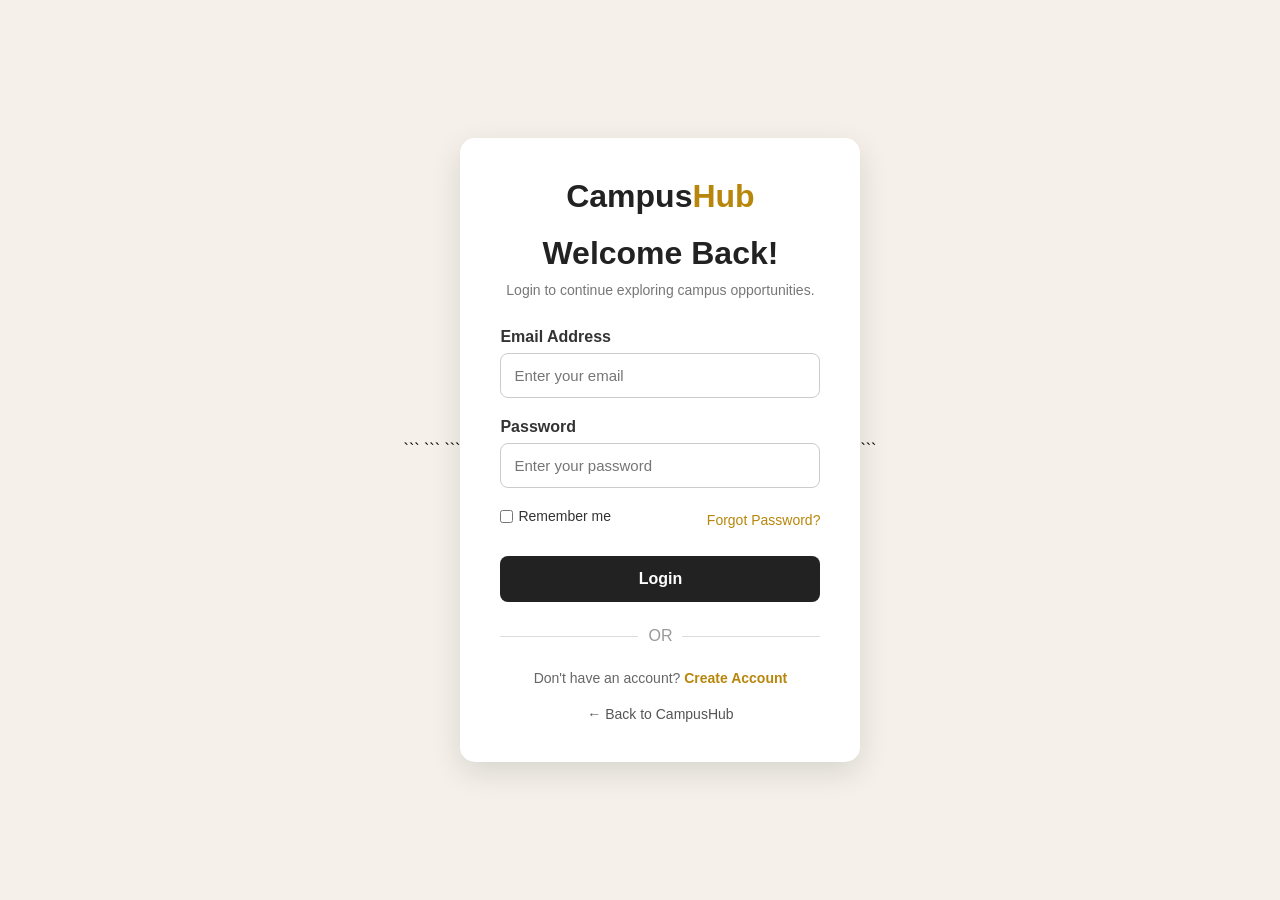
<file: backend/login.html>
<!DOCTYPE html>

<html lang="en">
<head>
    <meta charset="UTF-8">
    <meta name="viewport" content="width=device-width, initial-scale=1.0">

```
<title>CampusHub - Login</title>

<style>
    * {
        box-sizing: border-box;
        margin: 0;
        padding: 0;
        font-family: Arial, sans-serif;
    }

    body {
        min-height: 100vh;
        display: flex;
        justify-content: center;
        align-items: center;
        background: #f5f1ea;
    }

    .login-container {
        width: 400px;
        background: white;
        padding: 40px;
        border-radius: 15px;
        box-shadow: 0 10px 30px rgba(0, 0, 0, 0.12);
    }

    .logo {
        text-align: center;
        font-size: 32px;
        font-weight: bold;
        margin-bottom: 10px;
        color: #222;
    }

    .logo span {
        color: #b8860b;
    }

    h1 {
        text-align: center;
        margin-top: 20px;
        margin-bottom: 10px;
        color: #222;
    }

    .description {
        text-align: center;
        color: #777;
        margin-bottom: 30px;
        font-size: 14px;
    }

    .input-group {
        margin-bottom: 20px;
    }

    label {
        display: block;
        margin-bottom: 7px;
        font-weight: bold;
        color: #333;
    }

    input[type="email"],
    input[type="password"] {
        width: 100%;
        padding: 13px;
        border: 1px solid #ccc;
        border-radius: 8px;
        font-size: 15px;
        outline: none;
    }

    input:focus {
        border-color: #b8860b;
    }

    .login-options {
        display: flex;
        justify-content: space-between;
        align-items: center;
        margin-bottom: 25px;
        font-size: 14px;
    }

    .remember {
        display: flex;
        align-items: center;
        gap: 5px;
        font-weight: normal;
    }

    .login-options a {
        color: #b8860b;
        text-decoration: none;
    }

    .login-submit {
        width: 100%;
        padding: 14px;
        border: none;
        border-radius: 8px;
        background: #222;
        color: white;
        font-size: 16px;
        font-weight: bold;
        cursor: pointer;
    }

    .login-submit:hover {
        background: #b8860b;
    }

    .login-submit:disabled {
        background: #888;
        cursor: not-allowed;
    }

    #loginMessage {
        margin-top: 15px;
        text-align: center;
        font-size: 14px;
    }

    .divider {
        display: flex;
        align-items: center;
        gap: 10px;
        margin: 25px 0;
        color: #999;
    }

    .divider::before,
    .divider::after {
        content: "";
        flex: 1;
        height: 1px;
        background: #ddd;
    }

    .signup-text {
        text-align: center;
        font-size: 14px;
        color: #666;
    }

    .signup-text a {
        color: #b8860b;
        font-weight: bold;
        text-decoration: none;
    }

    .back-home {
        display: block;
        text-align: center;
        margin-top: 20px;
        color: #555;
        text-decoration: none;
        font-size: 14px;
    }
</style>
```

</head>

<body>

```
<div class="login-container">

    <div class="logo">
        Campus<span>Hub</span>
    </div>

    <h1>Welcome Back!</h1>

    <p class="description">
        Login to continue exploring campus opportunities.
    </p>

    <form id="loginForm">

        <div class="input-group">
            <label for="email">Email Address</label>

            <input
                type="email"
                id="email"
                placeholder="Enter your email"
                required
            >
        </div>

        <div class="input-group">
            <label for="password">Password</label>

            <input
                type="password"
                id="password"
                placeholder="Enter your password"
                required
            >
        </div>

        <div class="login-options">

            <label class="remember">
                <input type="checkbox" id="remember">
                Remember me
            </label>

            <a href="#" id="forgotPassword">
                Forgot Password?
            </a>

        </div>

        <button
            type="submit"
            class="login-submit"
            id="loginButton"
        >
            Login
        </button>

    </form>

    <p id="loginMessage" style="display: none;"></p>

    <div class="divider">
        <span>OR</span>
    </div>

    <p class="signup-text">
        Don't have an account?
        <a href="signup.html">Create Account</a>
    </p>

    <a href="../index.html" class="back-home">
        ← Back to CampusHub
    </a>

</div>


<script>

    const loginForm = document.getElementById("loginForm");
    const loginButton = document.getElementById("loginButton");
    const loginMessage = document.getElementById("loginMessage");


    loginForm.addEventListener("submit", async function(event) {

        event.preventDefault();

        const email =
            document.getElementById("email").value.trim();

        const password =
            document.getElementById("password").value;

        const remember =
            document.getElementById("remember").checked;


        loginButton.disabled = true;
        loginButton.textContent = "Logging in...";

        loginMessage.style.display = "none";


        try {

            const response = await fetch(
                "http://127.0.0.1:5000/api/login",
                {
                    method: "POST",

                    headers: {
                        "Content-Type": "application/json"
                    },

                    body: JSON.stringify({
                        email: email,
                        password: password
                    })
                }
            );


            const data = await response.json();


            if (!response.ok) {
                throw new Error(
                    data.message || "Login failed."
                );
            }


            const storage =
                remember ? localStorage : sessionStorage;


            storage.setItem(
                "campusHubUser",
                JSON.stringify(data.user)
            );


            loginMessage.textContent =
                "Login successful! Redirecting...";

            loginMessage.style.color = "green";
            loginMessage.style.display = "block";


            setTimeout(function() {

                window.location.href = "../dashboard.html";

            }, 1000);


        } catch (error) {

            console.error("Login error:", error);

            if (error.message === "Failed to fetch") {

                loginMessage.textContent =
                    "Cannot connect to the server. Make sure Flask is running.";

            } else {

                loginMessage.textContent =
                    error.message;

            }

            loginMessage.style.color = "red";
            loginMessage.style.display = "block";

        } finally {

            loginButton.disabled = false;
            loginButton.textContent = "Login";

        }

    });


    document
        .getElementById("forgotPassword")
        .addEventListener("click", function(event) {

            event.preventDefault();

            alert("Password recovery is not available yet.");

        });

</script>
```

</body>
</html>
</file>
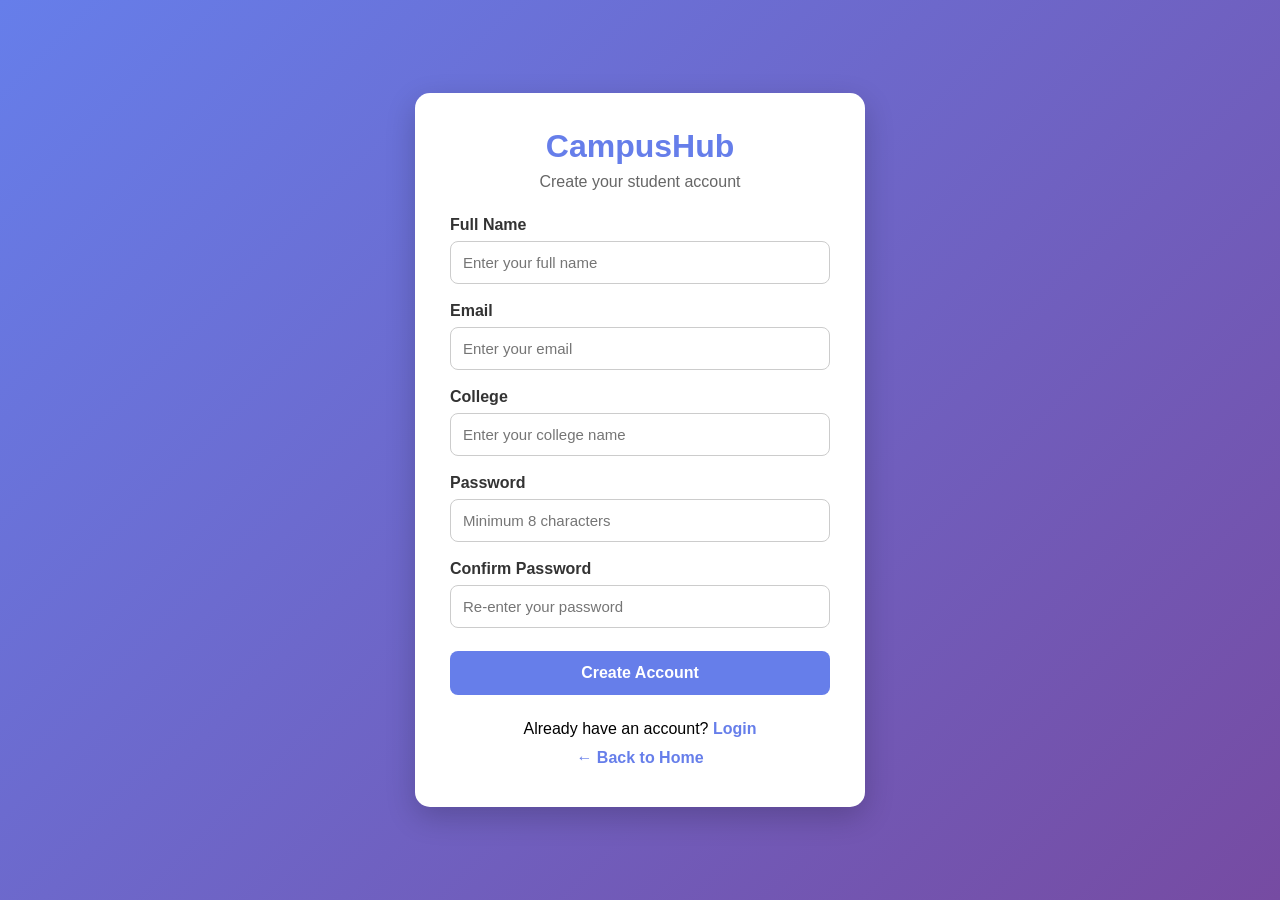
<file: backend/signup.html>
<!DOCTYPE html>
<html lang="en">
<head>
    <meta charset="UTF-8">
    <meta name="viewport" content="width=device-width, initial-scale=1.0">

    <title>CampusHub - Sign Up</title>

    <style>
        * {
            box-sizing: border-box;
            margin: 0;
            padding: 0;
            font-family: Arial, sans-serif;
        }

        body {
            min-height: 100vh;
            display: flex;
            justify-content: center;
            align-items: center;
            background: linear-gradient(135deg, #667eea, #764ba2);
            padding: 20px;
        }

        .signup-container {
            width: 100%;
            max-width: 450px;
            background: white;
            padding: 35px;
            border-radius: 15px;
            box-shadow: 0 10px 30px rgba(0, 0, 0, 0.2);
        }

        .logo {
            text-align: center;
            font-size: 32px;
            font-weight: bold;
            color: #667eea;
            margin-bottom: 8px;
        }

        .subtitle {
            text-align: center;
            color: #666;
            margin-bottom: 25px;
        }

        .form-group {
            margin-bottom: 18px;
        }

        label {
            display: block;
            margin-bottom: 7px;
            font-weight: bold;
            color: #333;
        }

        input {
            width: 100%;
            padding: 12px;
            border: 1px solid #ccc;
            border-radius: 8px;
            font-size: 15px;
            outline: none;
        }

        input:focus {
            border-color: #667eea;
        }

        button {
            width: 100%;
            padding: 13px;
            border: none;
            border-radius: 8px;
            background: #667eea;
            color: white;
            font-size: 16px;
            font-weight: bold;
            cursor: pointer;
            margin-top: 5px;
        }

        button:hover {
            background: #5568d8;
        }

        button:disabled {
            background: #aaa;
            cursor: not-allowed;
        }

        .message {
            margin-top: 15px;
            padding: 10px;
            border-radius: 8px;
            text-align: center;
            display: none;
        }

        .success {
            background: #d4edda;
            color: #155724;
        }

        .error {
            background: #f8d7da;
            color: #721c24;
        }

        .links {
            text-align: center;
            margin-top: 20px;
            line-height: 1.8;
        }

        .links a {
            color: #667eea;
            text-decoration: none;
            font-weight: bold;
        }

        .links a:hover {
            text-decoration: underline;
        }
    </style>
</head>

<body>

    <div class="signup-container">

        <div class="logo">CampusHub</div>

        <p class="subtitle">
            Create your student account
        </p>

        <form id="signupForm">

            <div class="form-group">
                <label for="name">Full Name</label>

                <input
                    type="text"
                    id="name"
                    name="name"
                    placeholder="Enter your full name"
                    required
                >
            </div>

            <div class="form-group">
                <label for="email">Email</label>

                <input
                    type="email"
                    id="email"
                    name="email"
                    placeholder="Enter your email"
                    required
                >
            </div>

            <div class="form-group">
                <label for="college">College</label>

                <input
                    type="text"
                    id="college"
                    name="college"
                    placeholder="Enter your college name"
                    required
                >
            </div>

            <div class="form-group">
                <label for="password">Password</label>

                <input
                    type="password"
                    id="password"
                    name="password"
                    placeholder="Minimum 8 characters"
                    minlength="8"
                    required
                >
            </div>

            <div class="form-group">
                <label for="confirmPassword">Confirm Password</label>

                <input
                    type="password"
                    id="confirmPassword"
                    name="confirmPassword"
                    placeholder="Re-enter your password"
                    required
                >
            </div>

            <button type="submit" id="signupButton">
                Create Account
            </button>

        </form>

        <div id="message" class="message"></div>

        <div class="links">
            Already have an account?
            <a href="login.html">Login</a>
            <br>

            <a href="index.html">← Back to Home</a>
        </div>

    </div>


    <script>

        const signupForm = document.getElementById("signupForm");
        const messageBox = document.getElementById("message");
        const signupButton = document.getElementById("signupButton");

        signupForm.addEventListener("submit", async function(event) {

            event.preventDefault();

            const name = document.getElementById("name").value.trim();
            const email = document.getElementById("email").value.trim();
            const college = document.getElementById("college").value.trim();
            const password = document.getElementById("password").value;
            const confirmPassword = document.getElementById("confirmPassword").value;

            messageBox.style.display = "none";
            messageBox.className = "message";

            // Check password match
            if (password !== confirmPassword) {

                messageBox.textContent = "Passwords do not match.";
                messageBox.classList.add("error");
                messageBox.style.display = "block";

                return;
            }

            // Check password length
            if (password.length < 8) {

                messageBox.textContent =
                    "Password must be at least 8 characters.";

                messageBox.classList.add("error");
                messageBox.style.display = "block";

                return;
            }

            signupButton.disabled = true;
            signupButton.textContent = "Creating Account...";

            try {

                const response = await fetch(
                    "http://127.0.0.1:5000/api/signup",
                    {
                        method: "POST",

                        headers: {
                            "Content-Type": "application/json"
                        },

                        body: JSON.stringify({
                            name: name,
                            email: email,
                            college: college,
                            password: password
                        })
                    }
                );

                const data = await response.json();

                if (response.ok) {

                    messageBox.textContent =
                        "Account created successfully!";

                    messageBox.classList.add("success");
                    messageBox.style.display = "block";

                    signupForm.reset();

                    setTimeout(function() {
                        window.location.href = "login.html";
                    }, 1500);

                } else {

                    messageBox.textContent =
                        data.message || "Signup failed.";

                    messageBox.classList.add("error");
                    messageBox.style.display = "block";
                }

            } catch (error) {

                messageBox.textContent =
                    "Could not connect to the CampusHub server. Make sure Flask is running.";

                messageBox.classList.add("error");
                messageBox.style.display = "block";

                console.error(error);

            } finally {

                signupButton.disabled = false;
                signupButton.textContent = "Create Account";
            }

        });

    </script>

</body>
</html>
</file>
<file: style.css>
/* =========================================
   CAMPUSHUB - GLOBAL STYLES
========================================= */

* {
    margin: 0;
    padding: 0;
    box-sizing: border-box;
}

html {
    scroll-behavior: smooth;
}

body {
    font-family: Arial, sans-serif;
    background-color: #f7f8fc;
    color: #222;
    line-height: 1.5;
}

button,
input,
textarea,
select {
    font-family: inherit;
}

button {
    transition: 0.2s ease;
}

a {
    transition: 0.2s ease;
}


/* =========================================
   NAVIGATION BAR
========================================= */

.navbar {
    height: 70px;
    background-color: white;

    display: flex;
    align-items: center;
    justify-content: space-between;

    padding: 0 8%;

    box-shadow: 0 2px 10px rgba(0, 0, 0, 0.08);

    position: relative;
    z-index: 10;
}

.logo {
    font-size: 26px;
    font-weight: bold;
    letter-spacing: -0.5px;
}

.logo span {
    color: #4f46e5;
}

.nav-links {
    display: flex;
    gap: 35px;
    align-items: center;
}

.nav-links a {
    text-decoration: none;
    color: #333;
    font-size: 15px;
    font-weight: 500;
}

.nav-links a:hover {
    color: #4f46e5;
}

.login-btn {
    background-color: #4f46e5;
    color: white;

    border: none;
    border-radius: 8px;

    padding: 10px 22px;

    cursor: pointer;
    font-size: 14px;
    font-weight: 600;
}

.login-btn:hover {
    background-color: #3730a3;
    transform: translateY(-1px);
}


/* =========================================
   HERO SECTION
========================================= */

.hero {
    min-height: 500px;

    display: flex;
    align-items: center;
    justify-content: center;

    text-align: center;

    padding: 60px 20px;

    background: linear-gradient(
        135deg,
        #eef2ff,
        #f8fafc
    );
}

.hero-content {
    max-width: 800px;
}

.hero h1 {
    font-size: 55px;
    line-height: 1.15;
    margin-bottom: 25px;
    letter-spacing: -1.5px;
}

.hero h1 span {
    color: #4f46e5;
}

.hero p {
    font-size: 18px;
    line-height: 1.7;
    color: #555;

    margin-bottom: 35px;
}


/* =========================================
   BUTTONS
========================================= */

.hero-buttons {
    display: flex;
    justify-content: center;
    gap: 15px;
}

.primary-btn,
.secondary-btn {
    padding: 14px 25px;

    border-radius: 8px;

    font-size: 15px;

    cursor: pointer;

    transition: 0.2s ease;
}

.primary-btn {
    background-color: #4f46e5;
    color: white;

    border: none;
}

.primary-btn:hover {
    background-color: #3730a3;
    transform: translateY(-2px);
}

.secondary-btn {
    background-color: white;
    color: #4f46e5;

    border: 1px solid #4f46e5;
}

.secondary-btn:hover {
    background-color: #eef2ff;
    transform: translateY(-2px);
}


/* =========================================
   OPPORTUNITIES SECTION
========================================= */

.opportunities {
    padding: 80px 8%;
    text-align: center;
}

.opportunities h2 {
    font-size: 35px;
    margin-bottom: 10px;
}

.section-description {
    color: #666;
    margin-bottom: 45px;
}


/* =========================================
   GENERAL CARDS
========================================= */

.cards {
    display: grid;

    grid-template-columns: repeat(3, 1fr);

    gap: 25px;

    max-width: 1100px;

    margin: auto;
}

.card {
    background-color: white;

    padding: 30px;

    border-radius: 15px;

    text-align: left;

    box-shadow: 0 5px 20px rgba(0, 0, 0, 0.06);

    transition: 0.3s ease;
}

.card:hover {
    transform: translateY(-5px);

    box-shadow: 0 12px 30px rgba(0, 0, 0, 0.1);
}

.icon {
    font-size: 35px;
    margin-bottom: 15px;
}

.card h3 {
    margin-bottom: 10px;
    font-size: 20px;
}

.card p {
    color: #666;
    line-height: 1.6;
    font-size: 14px;
}


/* =========================================
   FOOTER
========================================= */

footer {
    background-color: #111827;

    color: white;

    text-align: center;

    padding: 25px;

    margin-top: 30px;
}


/* =========================================
   LOGIN PAGE
========================================= */

.login-page {
    min-height: 100vh;

    display: flex;
    align-items: center;
    justify-content: center;

    background: linear-gradient(
        135deg,
        #eef2ff,
        #f8fafc
    );

    padding: 30px;
}

.login-container {
    width: 100%;
    max-width: 430px;

    background-color: white;

    padding: 45px;

    border-radius: 18px;

    box-shadow: 0 10px 35px rgba(0, 0, 0, 0.1);

    text-align: center;
}

.login-logo {
    font-size: 30px;
    font-weight: bold;
    margin-bottom: 25px;
}

.login-logo span {
    color: #4f46e5;
}

.login-container h1 {
    font-size: 30px;
    margin-bottom: 10px;
}

.login-description {
    color: #666;
    margin-bottom: 30px;
    line-height: 1.5;
}

.input-group {
    text-align: left;
    margin-bottom: 20px;
}

.input-group label {
    display: block;

    font-size: 14px;
    font-weight: bold;

    margin-bottom: 8px;
}

.input-group input,
.input-group textarea,
.input-group select {
    width: 100%;

    padding: 13px;

    border: 1px solid #ddd;

    border-radius: 8px;

    font-size: 14px;

    outline: none;

    background-color: white;

    transition: 0.2s ease;
}

.input-group textarea {
    min-height: 120px;
    resize: vertical;
}

.input-group input:focus,
.input-group textarea:focus,
.input-group select:focus {
    border-color: #4f46e5;

    box-shadow: 0 0 0 3px rgba(79, 70, 229, 0.1);
}

.login-options {
    display: flex;

    justify-content: space-between;
    align-items: center;

    font-size: 13px;

    margin-bottom: 25px;
}

.login-options a {
    color: #4f46e5;
    text-decoration: none;
}

.login-submit {
    width: 100%;

    padding: 14px;

    background-color: #4f46e5;

    color: white;

    border: none;

    border-radius: 8px;

    font-size: 16px;

    cursor: pointer;

    font-weight: 600;
}

.login-submit:hover {
    background-color: #3730a3;
    transform: translateY(-1px);
}

.divider {
    display: flex;

    align-items: center;

    gap: 15px;

    margin: 30px 0;

    color: #999;

    font-size: 13px;
}

.divider::before,
.divider::after {
    content: "";

    flex: 1;

    height: 1px;

    background-color: #ddd;
}

.signup-text {
    font-size: 14px;
    color: #666;
}

.signup-text a {
    color: #4f46e5;

    font-weight: bold;

    text-decoration: none;
}

.back-home {
    display: inline-block;

    margin-top: 25px;

    color: #555;

    text-decoration: none;

    font-size: 14px;
}

.back-home:hover {
    color: #4f46e5;
}


/* =========================================
   DASHBOARD
========================================= */

.dashboard {
    padding: 60px 8%;
    min-height: 80vh;
}

.dashboard-header {
    margin-bottom: 35px;
}

.dashboard-header h1 {
    font-size: 38px;
    margin-bottom: 10px;
    letter-spacing: -0.5px;
}

.dashboard-header p {
    color: #666;
    font-size: 17px;
}


/* Search */

.search-container {
    display: flex;
    max-width: 700px;
    margin-bottom: 50px;
}

.search-container input {
    flex: 1;

    padding: 15px;

    border: 1px solid #ddd;

    border-radius: 8px 0 0 8px;

    font-size: 15px;

    outline: none;
}

.search-container input:focus {
    border-color: #4f46e5;

    box-shadow: 0 0 0 3px rgba(79, 70, 229, 0.08);
}

.search-container button {
    padding: 15px 25px;

    background-color: #4f46e5;

    color: white;

    border: none;

    border-radius: 0 8px 8px 0;

    cursor: pointer;
}

.search-container button:hover {
    background-color: #3730a3;
}


/* Categories */

.dashboard h2 {
    margin-bottom: 20px;
}

.dashboard-categories {
    display: flex;

    flex-wrap: wrap;

    gap: 15px;

    margin-bottom: 55px;
}

.category-btn {
    padding: 13px 20px;

    background-color: white;

    border: 1px solid #ddd;

    border-radius: 8px;

    cursor: pointer;

    font-size: 14px;

    transition: 0.2s ease;
}

.category-btn:hover {
    border-color: #4f46e5;

    color: #4f46e5;

    transform: translateY(-1px);
}


/* Featured Cards */

.featured-title {
    margin-bottom: 25px;
}

.dashboard-cards {
    display: grid;

    grid-template-columns: repeat(3, 1fr);

    gap: 25px;
}

.dashboard-card {
    background-color: white;

    padding: 30px;

    border-radius: 15px;

    box-shadow: 0 5px 20px rgba(0, 0, 0, 0.06);

    transition: 0.3s ease;
}

.dashboard-card:hover {
    transform: translateY(-4px);

    box-shadow: 0 10px 25px rgba(0, 0, 0, 0.1);
}

.card-top {
    font-size: 35px;
    margin-bottom: 15px;
}

.dashboard-card h3 {
    margin-bottom: 12px;
    font-size: 20px;
}

.dashboard-card p {
    color: #666;

    line-height: 1.6;

    margin-bottom: 20px;
}

.view-btn {
    padding: 10px 18px;

    background-color: #4f46e5;

    color: white;

    border: none;

    border-radius: 7px;

    cursor: pointer;
}

.view-btn:hover {
    background-color: #3730a3;
    transform: translateY(-1px);
}


/* =========================================
   OPPORTUNITIES PAGE
========================================= */

.opportunities-page {
    padding: 60px 8%;
    min-height: 80vh;
}

.opportunities-header {
    text-align: center;
    margin-bottom: 40px;
}

.opportunities-header h1 {
    font-size: 42px;
    margin-bottom: 12px;
}

.opportunities-header p {
    color: #666;
    font-size: 17px;
}

.opportunity-search {
    max-width: 700px;
    margin: 0 auto 30px;
}

.opportunity-search input {
    width: 100%;

    padding: 15px;

    border: 1px solid #ddd;

    border-radius: 8px;

    font-size: 15px;

    outline: none;
}

.opportunity-search input:focus {
    border-color: #4f46e5;

    box-shadow: 0 0 0 3px rgba(79, 70, 229, 0.08);
}

.filters {
    display: flex;

    justify-content: center;

    flex-wrap: wrap;

    gap: 12px;

    margin-bottom: 45px;
}

.filter-btn {
    padding: 10px 20px;

    background-color: white;

    border: 1px solid #ddd;

    border-radius: 20px;

    cursor: pointer;

    font-size: 14px;
}

.filter-btn:hover,
.filter-btn.active {
    background-color: #4f46e5;

    color: white;

    border-color: #4f46e5;
}

.opportunity-grid {
    display: grid;

    grid-template-columns: repeat(3, 1fr);

    gap: 25px;
}

.opportunity-card {
    background-color: white;

    padding: 28px;

    border-radius: 15px;

    box-shadow: 0 5px 20px rgba(0, 0, 0, 0.06);

    transition: 0.3s ease;
}

.opportunity-card:hover {
    transform: translateY(-5px);

    box-shadow: 0 10px 25px rgba(0, 0, 0, 0.1);
}

.opportunity-icon {
    font-size: 38px;
    margin-bottom: 12px;
}

.opportunity-type {
    display: inline-block;

    font-size: 12px;

    color: #4f46e5;

    background-color: #eef2ff;

    padding: 5px 10px;

    border-radius: 20px;

    margin-bottom: 12px;
}

.opportunity-card h3 {
    font-size: 20px;
    margin-bottom: 12px;
}

.opportunity-card p {
    color: #666;

    line-height: 1.6;

    margin-bottom: 20px;
}

.opportunity-info {
    display: flex;

    flex-direction: column;

    gap: 8px;

    color: #555;

    font-size: 13px;

    margin-bottom: 20px;
}

.details-btn {
    width: 100%;

    padding: 11px;

    background-color: #4f46e5;

    color: white;

    border: none;

    border-radius: 7px;

    cursor: pointer;
}

.details-btn:hover {
    background-color: #3730a3;
}


/* =========================================
   OPPORTUNITY DETAILS
========================================= */

.details-container {
    max-width: 1000px;

    margin: 50px auto;

    padding: 20px;
}

.details-card {
    background: white;

    padding: 40px;

    border-radius: 15px;

    box-shadow: 0 5px 20px rgba(0, 0, 0, 0.08);
}

.details-category {
    display: inline-block;

    background: #e8f0ff;

    color: #2563eb;

    padding: 8px 16px;

    border-radius: 20px;

    font-size: 14px;

    font-weight: bold;

    margin-bottom: 15px;
}

.details-card h1 {
    font-size: 36px;

    margin-bottom: 15px;

    color: #1f2937;
}

.details-intro {
    font-size: 17px;

    color: #666;

    line-height: 1.7;

    margin-bottom: 30px;
}

.details-info {
    display: grid;

    grid-template-columns: repeat(2, 1fr);

    gap: 20px;

    margin-bottom: 35px;
}

.info-box {
    background: #f8f9fc;

    padding: 20px;

    border-radius: 10px;
}

.info-box h3 {
    margin-bottom: 8px;
    color: #333;
}

.info-box p {
    margin: 0;
    color: #666;
}

.details-section {
    margin-top: 30px;
}

.details-section h2 {
    color: #222;
    margin-bottom: 15px;
}

.details-section p {
    color: #666;

    line-height: 1.7;

    margin-bottom: 12px;
}

.details-section ul {
    padding-left: 25px;

    color: #666;

    line-height: 2;
}

.details-buttons {
    display: flex;

    gap: 15px;

    margin-top: 35px;
}

.apply-button,
.save-button {
    padding: 13px 25px;

    border: none;

    border-radius: 8px;

    cursor: pointer;

    font-size: 16px;

    font-weight: bold;
}

.apply-button {
    background: #2563eb;
    color: white;
}

.save-button {
    background: #f1f5f9;
    color: #333;
}

.apply-button:hover,
.save-button:hover {
    opacity: 0.85;

    transform: translateY(-1px);
}

.back-link {
    display: inline-block;

    margin-top: 25px;

    color: #2563eb;

    text-decoration: none;

    font-weight: bold;
}

.back-link:hover {
    text-decoration: underline;
}


/* =========================================
   EVENTS PAGE
========================================= */

.events-container {
    max-width: 1100px;

    margin: 50px auto;

    padding: 20px;
}

.events-header {
    text-align: center;
    margin-bottom: 30px;
}

.events-header h1 {
    font-size: 38px;

    margin-bottom: 10px;

    color: #1f2937;
}

.events-header p {
    color: #666;
    font-size: 17px;
}

.event-search {
    max-width: 600px;

    margin: 0 auto 25px;
}

.event-search input {
    width: 100%;

    padding: 14px 18px;

    border: 1px solid #ddd;

    border-radius: 8px;

    font-size: 16px;

    outline: none;
}

.event-search input:focus {
    border-color: #4f46e5;

    box-shadow: 0 0 0 3px rgba(79, 70, 229, 0.08);
}

.event-filters {
    display: flex;

    justify-content: center;

    gap: 10px;

    flex-wrap: wrap;

    margin-bottom: 35px;
}

.event-filters button {
    padding: 10px 18px;

    border: 1px solid #ddd;

    border-radius: 20px;

    background: white;

    cursor: pointer;

    font-size: 14px;

    transition: 0.2s ease;
}

.event-filters button:hover,
.event-filters button.active {
    background: #2563eb;

    color: white;

    border-color: #2563eb;
}

.events-grid {
    display: grid;

    grid-template-columns: repeat(3, 1fr);

    gap: 25px;
}

.event-card {
    background: white;

    padding: 25px;

    border-radius: 12px;

    box-shadow: 0 5px 20px rgba(0, 0, 0, 0.08);

    transition: 0.3s ease;
}

.event-card:hover {
    transform: translateY(-4px);

    box-shadow: 0 10px 25px rgba(0, 0, 0, 0.1);
}

.event-card h2 {
    font-size: 21px;

    margin: 15px 0;

    color: #222;
}

.event-card p {
    color: #666;

    margin: 8px 0;

    font-size: 15px;
}

.event-tag {
    display: inline-block;

    padding: 6px 12px;

    border-radius: 20px;

    background: #e8f0ff;

    color: #2563eb;

    font-size: 13px;

    font-weight: bold;
}

.event-card button {
    margin-top: 18px;

    padding: 11px 18px;

    border: none;

    border-radius: 7px;

    background: #2563eb;

    color: white;

    cursor: pointer;

    font-size: 14px;
}

.event-card button:hover {
    opacity: 0.85;

    transform: translateY(-1px);
}


/* =========================================
   DASHBOARD EVENTS
========================================= */

.dashboard-events {
    margin-top: 50px;

    padding: 30px;

    background: #f8f9fc;

    border-radius: 15px;

    display: flex;

    justify-content: space-between;

    align-items: center;

    gap: 20px;
}

.dashboard-events h2 {
    margin-bottom: 10px;
    color: #222;
}

.dashboard-events p {
    color: #666;

    margin: 0;

    line-height: 1.6;
}

.dashboard-events button {
    padding: 13px 22px;

    border: none;

    border-radius: 8px;

    background: #2563eb;

    color: white;

    cursor: pointer;

    font-size: 15px;

    font-weight: bold;
}

.dashboard-events button:hover {
    opacity: 0.85;

    transform: translateY(-1px);
}


/* =========================================
   SAVED OPPORTUNITIES
========================================= */

.saved-container {
    max-width: 1100px;

    margin: 50px auto;

    padding: 20px;
}

.saved-header {
    text-align: center;
    margin-bottom: 35px;
}

.saved-header h1 {
    font-size: 38px;

    color: #1f2937;

    margin-bottom: 10px;
}

.saved-header p {
    color: #666;
    font-size: 17px;
}

.saved-grid {
    display: grid;

    grid-template-columns: repeat(3, 1fr);

    gap: 25px;
}

.saved-card {
    background: white;

    padding: 25px;

    border-radius: 12px;

    box-shadow: 0 5px 20px rgba(0, 0, 0, 0.08);

    transition: 0.3s ease;
}

.saved-card:hover {
    transform: translateY(-4px);

    box-shadow: 0 10px 25px rgba(0, 0, 0, 0.1);
}

.saved-card h2 {
    font-size: 21px;

    color: #222;

    margin: 15px 0;
}

.saved-card p {
    color: #666;
    margin: 8px 0;
}

.saved-tag {
    display: inline-block;

    padding: 6px 12px;

    border-radius: 20px;

    background: #e8f0ff;

    color: #2563eb;

    font-size: 13px;

    font-weight: bold;
}

.saved-actions {
    display: flex;

    gap: 10px;

    margin-top: 20px;
}

.saved-actions button {
    padding: 10px 15px;

    border: none;

    border-radius: 7px;

    background: #2563eb;

    color: white;

    cursor: pointer;
}

.saved-actions button:hover {
    opacity: 0.85;
}

.saved-actions .remove-button {
    background: #f1f5f9;
    color: #333;
}

.empty-saved {
    text-align: center;
    padding: 60px 20px;
}

.empty-icon {
    font-size: 50px;
    margin-bottom: 15px;
}

.empty-saved h2 {
    color: #333;
    margin-bottom: 10px;
}

.empty-saved p {
    color: #666;
    margin-bottom: 25px;
}

.browse-button {
    display: inline-block;

    padding: 12px 20px;

    background: #2563eb;

    color: white;

    text-decoration: none;

    border-radius: 8px;
}

.browse-button:hover {
    background: #1d4ed8;
}


/* =========================================
   RESPONSIVE DESIGN
========================================= */

@media (max-width: 1000px) {

    .cards,
    .dashboard-cards,
    .opportunity-grid,
    .events-grid,
    .saved-grid {
        grid-template-columns: repeat(2, 1fr);
    }

    .navbar {
        padding: 0 5%;
    }
}


@media (max-width: 800px) {

    .nav-links {
        display: none;
    }

    .hero h1 {
        font-size: 40px;
    }

    .cards,
    .dashboard-cards,
    .opportunity-grid,
    .events-grid,
    .saved-grid {
        grid-template-columns: 1fr;
    }

    .dashboard {
        padding: 45px 5%;
    }

    .opportunities-page {
        padding: 45px 5%;
    }

    .events-container,
    .saved-container {
        margin: 30px auto;
        padding: 15px;
    }

    .dashboard-events {
        flex-direction: column;
        align-items: flex-start;
    }

    .dashboard-events button {
        width: 100%;
    }
}


@media (max-width: 600px) {

    .navbar {
        height: 65px;
        padding: 0 20px;
    }

    .logo {
        font-size: 23px;
    }

    .login-btn {
        padding: 9px 16px;
    }

    .hero {
        min-height: 450px;
        padding: 50px 20px;
    }

    .hero h1 {
        font-size: 34px;
    }

    .hero p {
        font-size: 16px;
    }

    .hero-buttons {
        flex-direction: column;
        align-items: stretch;
    }

    .primary-btn,
    .secondary-btn {
        width: 100%;
    }

    .login-container {
        padding: 30px 22px;
    }

    .dashboard-header h1,
    .opportunities-header h1,
    .events-header h1,
    .saved-header h1 {
        font-size: 30px;
    }

    .search-container {
        width: 100%;
    }

    .search-container button {
        padding: 15px;
    }

    .details-container {
        margin: 20px auto;
        padding: 10px;
    }

    .details-card {
        padding: 25px;
    }

    .details-card h1 {
        font-size: 28px;
    }

    .details-info {
        grid-template-columns: 1fr;
    }

    .details-buttons {
        flex-direction: column;
    }

    .apply-button,
    .save-button {
        width: 100%;
    }

    .saved-actions {
        flex-direction: column;
    }

    .saved-actions button {
        width: 100%;
    }
}
</file>
